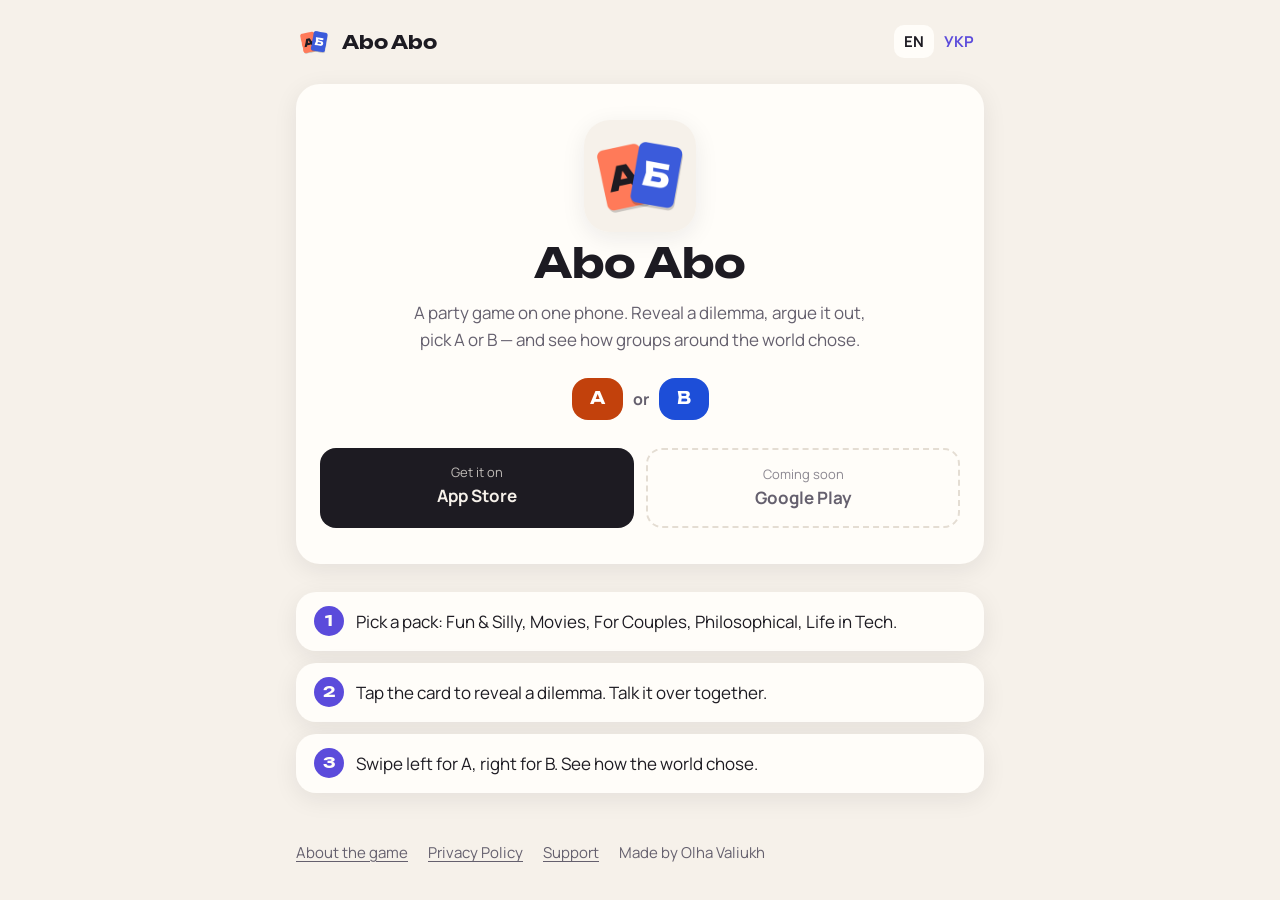
<file: index.html>
<!doctype html>
<html lang="uk"><head><meta charset="utf-8"><title>Olha Valiukh</title>
<meta http-equiv="refresh" content="0; url=/abo-abo/"><link rel="canonical" href="https://olyavaliukh.github.io/abo-abo/"></head>
<body><a href="/abo-abo/">Або-Або / Abo Abo</a></body></html>
</file>
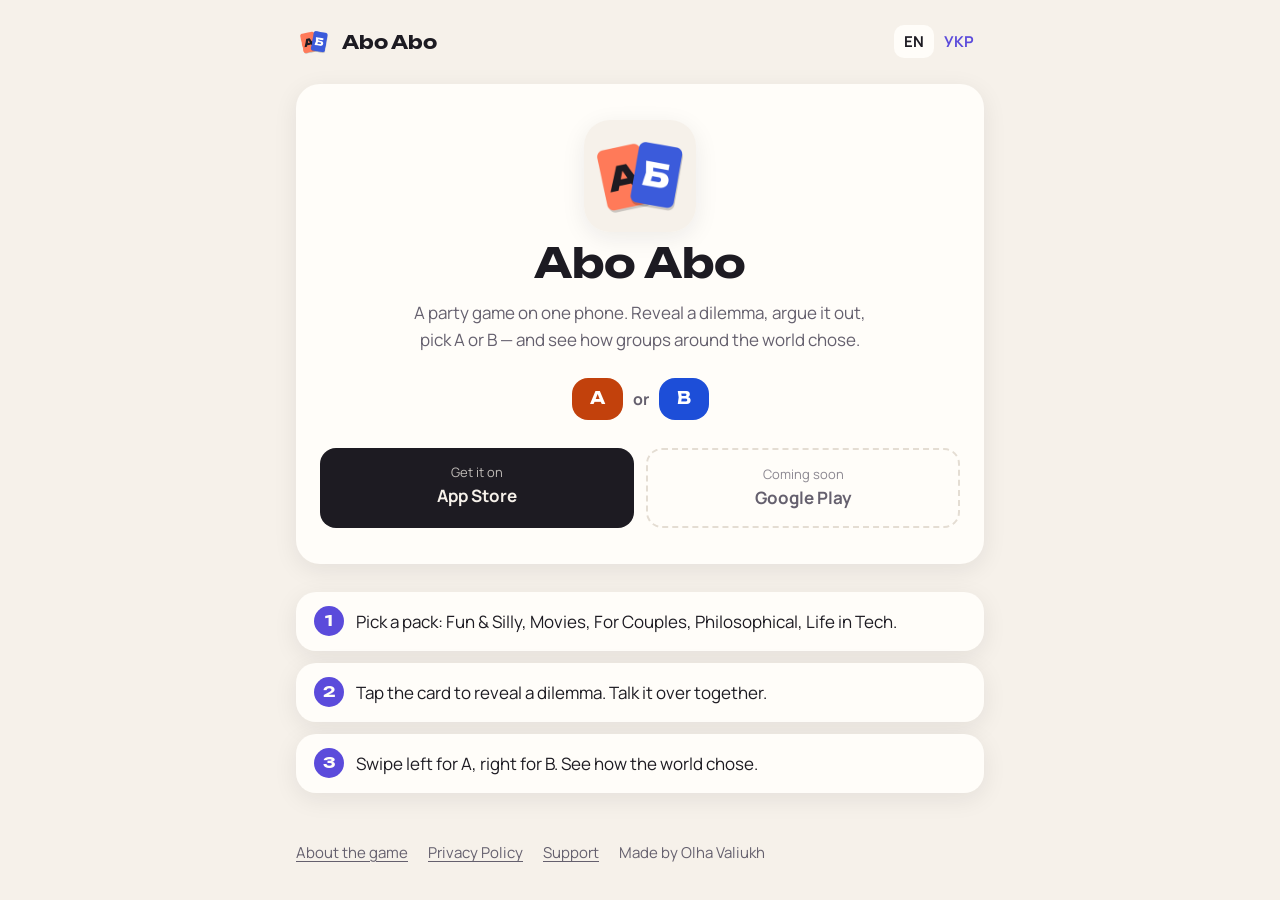
<file: abo-abo/index.html>
<!doctype html>
<html lang="uk">
<head>
<meta charset="utf-8">
<meta name="viewport" content="width=device-width, initial-scale=1">
<title>Або-Або</title>
<meta name="description" content="Гра для компанії на одному телефоні. Відкривайте дилему, сперечайтеся, обирайте А чи Б — і дивіться, як обрали інші компанії у світі.">
<link rel="canonical" href="https://olyavaliukh.github.io/abo-abo/">
<link rel="icon" href="/assets/icon.png">
<link rel="apple-touch-icon" href="/assets/apple-touch-icon.png">
<meta property="og:title" content="Або-Або">
<meta property="og:description" content="Гра для компанії на одному телефоні. Відкривайте дилему, сперечайтеся, обирайте А чи Б — і дивіться, як обрали інші компанії у світі.">
<meta property="og:image" content="https://olyavaliukh.github.io/assets/icon.png">
<link rel="stylesheet" href="/assets/style.css">
<script>
(function () {
var ua = navigator.userAgent || '';
var ios = /iPhone|iPad|iPod/.test(ua) || (/Macintosh/.test(ua) && navigator.maxTouchPoints > 1);
var android = /Android/.test(ua);
var appStore = 'https://apps.apple.com/app/id6831537155', googlePlay = '';
if (ios && appStore) { location.replace(appStore); return; }
if (android && googlePlay) { location.replace(googlePlay); return; }
var en = !(navigator.languages || [navigator.language || '']).some(function (l) { return /^(uk|ru)/i.test(l); });
if (en && !/[?&]lang=uk/.test(location.search)) { location.replace('/abo-abo/en/' + location.search); return; }
})();
</script>
</head>
<body>
<main>
<header class="top">
<a class="brand" href="/abo-abo/"><img src="/assets/icon.png" alt="">Або-Або</a>
<nav class="lang"><span>УКР</span><a href="/abo-abo/en/" hreflang="en">EN</a></nav>
</header>

<section class="card hero">
<img class="icon" src="/assets/icon.png" alt="">
<h1>Або-Або</h1>
<p>Гра для компанії на одному телефоні. Відкривайте дилему, сперечайтеся, обирайте А чи Б — і дивіться, як обрали інші компанії у світі.</p>
<div class="ab"><span class="a">А</span><span class="or">або</span><span class="b">Б</span></div>
<div class="stores"><a class="store" href="https://apps.apple.com/app/id6831537155"><small>Завантажити в</small>App Store</a><span class="store soon"><small>Скоро</small>Google Play</span></div>
</section>
<ol class="steps"><li>Оберіть пак: «Веселі та смішні», «Фільми», «Для пари», «Філософські», «Життя в айті».</li><li>Торкніться карти — зʼявиться дилема. Обговоріть її разом.</li><li>Свайп ліворуч — «А», праворуч — «Б». Побачите, як обрав світ.</li></ol>

</main>
<footer>
<a href="/abo-abo/">Про гру</a>
<a href="/abo-abo/privacy/">Політика конфіденційності</a>
<a href="/abo-abo/support/">Підтримка</a>
<span>Авторка — Ольга Валюх</span>
</footer>
</body>
</html>
</file>
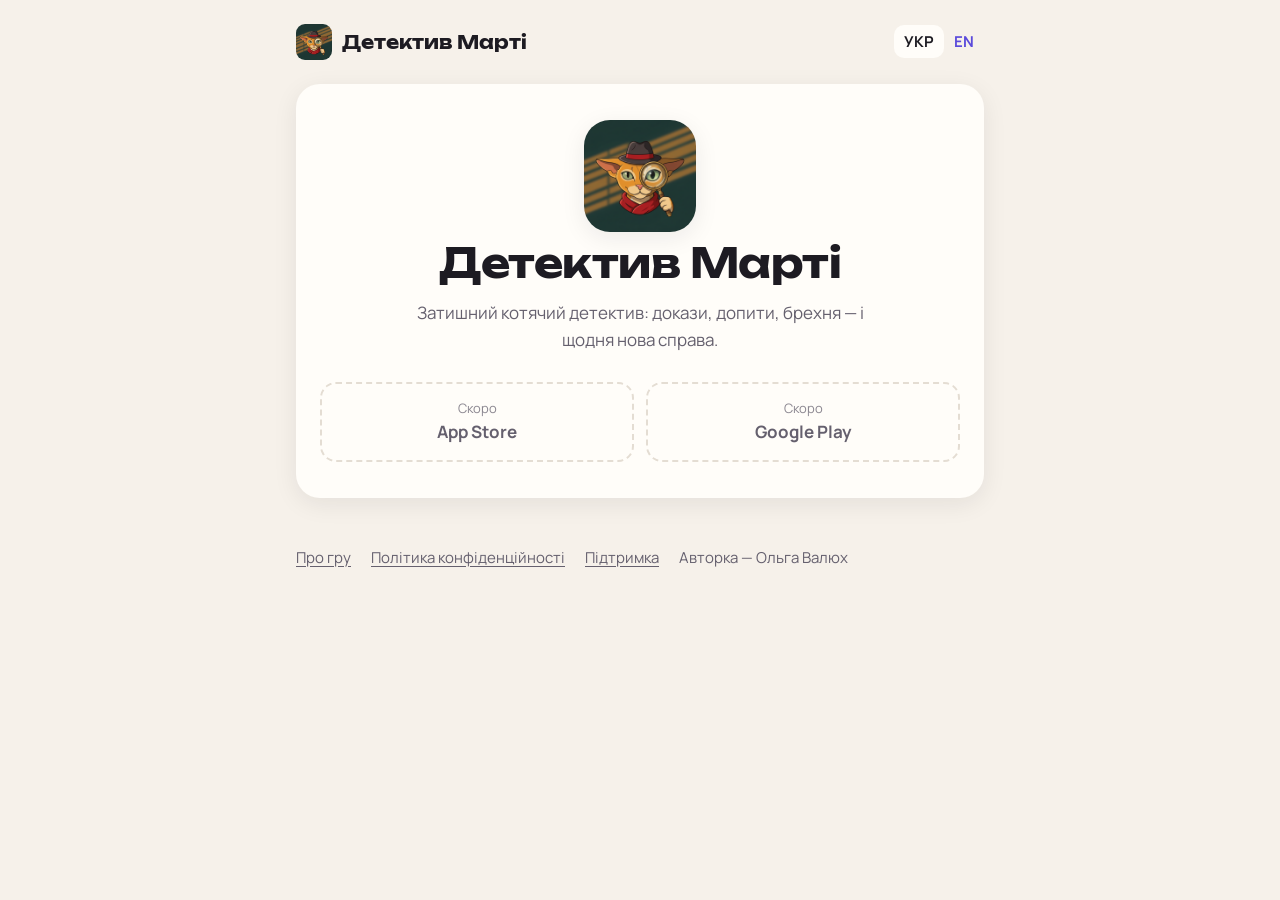
<file: detective-marty/index.html>
<!doctype html>
<html lang="uk">
<head>
<meta charset="utf-8">
<meta name="viewport" content="width=device-width, initial-scale=1">
<title>Детектив Марті</title>
<meta name="description" content="Затишний котячий детектив: докази, допити, брехня — і щодня нова справа.">
<link rel="canonical" href="https://olyavaliukh.github.io/detective-marty/">
<link rel="icon" href="/assets/detective-marty/icon.png">
<link rel="apple-touch-icon" href="/assets/detective-marty/icon.png">
<meta property="og:title" content="Детектив Марті">
<meta property="og:description" content="Затишний котячий детектив: докази, допити, брехня — і щодня нова справа.">
<meta property="og:image" content="https://olyavaliukh.github.io/assets/detective-marty/icon.png">
<link rel="stylesheet" href="/assets/style.css">
</head>
<body>
<main>
<header class="top">
<a class="brand" href="/detective-marty/"><img src="/assets/detective-marty/icon.png" alt="">Детектив Марті</a>
<nav class="lang"><span>УКР</span><a href="/detective-marty/en/" hreflang="en">EN</a></nav>
</header>

<section class="card hero">
<img class="icon" src="/assets/detective-marty/icon.png" alt="">
<h1>Детектив Марті</h1>
<p>Затишний котячий детектив: докази, допити, брехня — і щодня нова справа.</p>
<div class="stores"><span class="store soon"><small>Скоро</small>App Store</span><span class="store soon"><small>Скоро</small>Google Play</span></div>
</section>

</main>
<footer>
<a href="/detective-marty/">Про гру</a>
<a href="/detective-marty/privacy/">Політика конфіденційності</a>
<a href="/detective-marty/support/">Підтримка</a>
<span>Авторка — Ольга Валюх</span>
</footer>
</body>
</html>
</file>
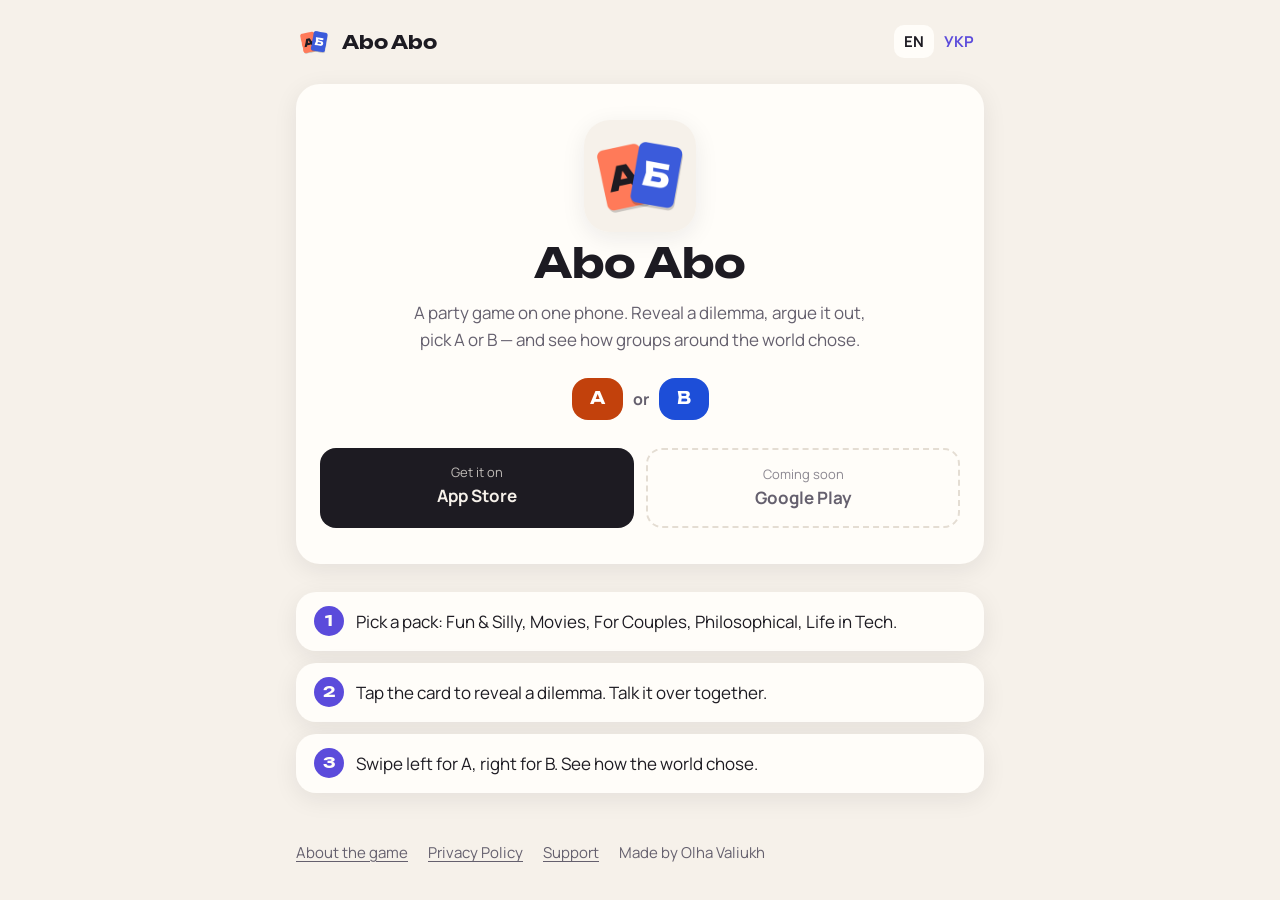
<file: abo-abo/en/index.html>
<!doctype html>
<html lang="en">
<head>
<meta charset="utf-8">
<meta name="viewport" content="width=device-width, initial-scale=1">
<title>Abo Abo</title>
<meta name="description" content="A party game on one phone. Reveal a dilemma, argue it out, pick A or B — and see how groups around the world chose.">
<link rel="canonical" href="https://olyavaliukh.github.io/abo-abo/en/">
<link rel="icon" href="/assets/icon.png">
<link rel="apple-touch-icon" href="/assets/apple-touch-icon.png">
<meta property="og:title" content="Abo Abo">
<meta property="og:description" content="A party game on one phone. Reveal a dilemma, argue it out, pick A or B — and see how groups around the world chose.">
<meta property="og:image" content="https://olyavaliukh.github.io/assets/icon.png">
<link rel="stylesheet" href="/assets/style.css">
<script>
(function () {
var ua = navigator.userAgent || '';
var ios = /iPhone|iPad|iPod/.test(ua) || (/Macintosh/.test(ua) && navigator.maxTouchPoints > 1);
var android = /Android/.test(ua);
var appStore = 'https://apps.apple.com/app/id6831537155', googlePlay = '';
if (ios && appStore) { location.replace(appStore); return; }
if (android && googlePlay) { location.replace(googlePlay); return; }
})();
</script>
</head>
<body>
<main>
<header class="top">
<a class="brand" href="/abo-abo/en/"><img src="/assets/icon.png" alt="">Abo Abo</a>
<nav class="lang"><span>EN</span><a href="/abo-abo/?lang=uk" hreflang="uk">УКР</a></nav>
</header>

<section class="card hero">
<img class="icon" src="/assets/icon.png" alt="">
<h1>Abo Abo</h1>
<p>A party game on one phone. Reveal a dilemma, argue it out, pick A or B — and see how groups around the world chose.</p>
<div class="ab"><span class="a">A</span><span class="or">or</span><span class="b">B</span></div>
<div class="stores"><a class="store" href="https://apps.apple.com/app/id6831537155"><small>Get it on</small>App Store</a><span class="store soon"><small>Coming soon</small>Google Play</span></div>
</section>
<ol class="steps"><li>Pick a pack: Fun &amp; Silly, Movies, For Couples, Philosophical, Life in Tech.</li><li>Tap the card to reveal a dilemma. Talk it over together.</li><li>Swipe left for A, right for B. See how the world chose.</li></ol>

</main>
<footer>
<a href="/abo-abo/en/">About the game</a>
<a href="/abo-abo/en/privacy/">Privacy Policy</a>
<a href="/abo-abo/en/support/">Support</a>
<span>Made by Olha Valiukh</span>
</footer>
</body>
</html>
</file>
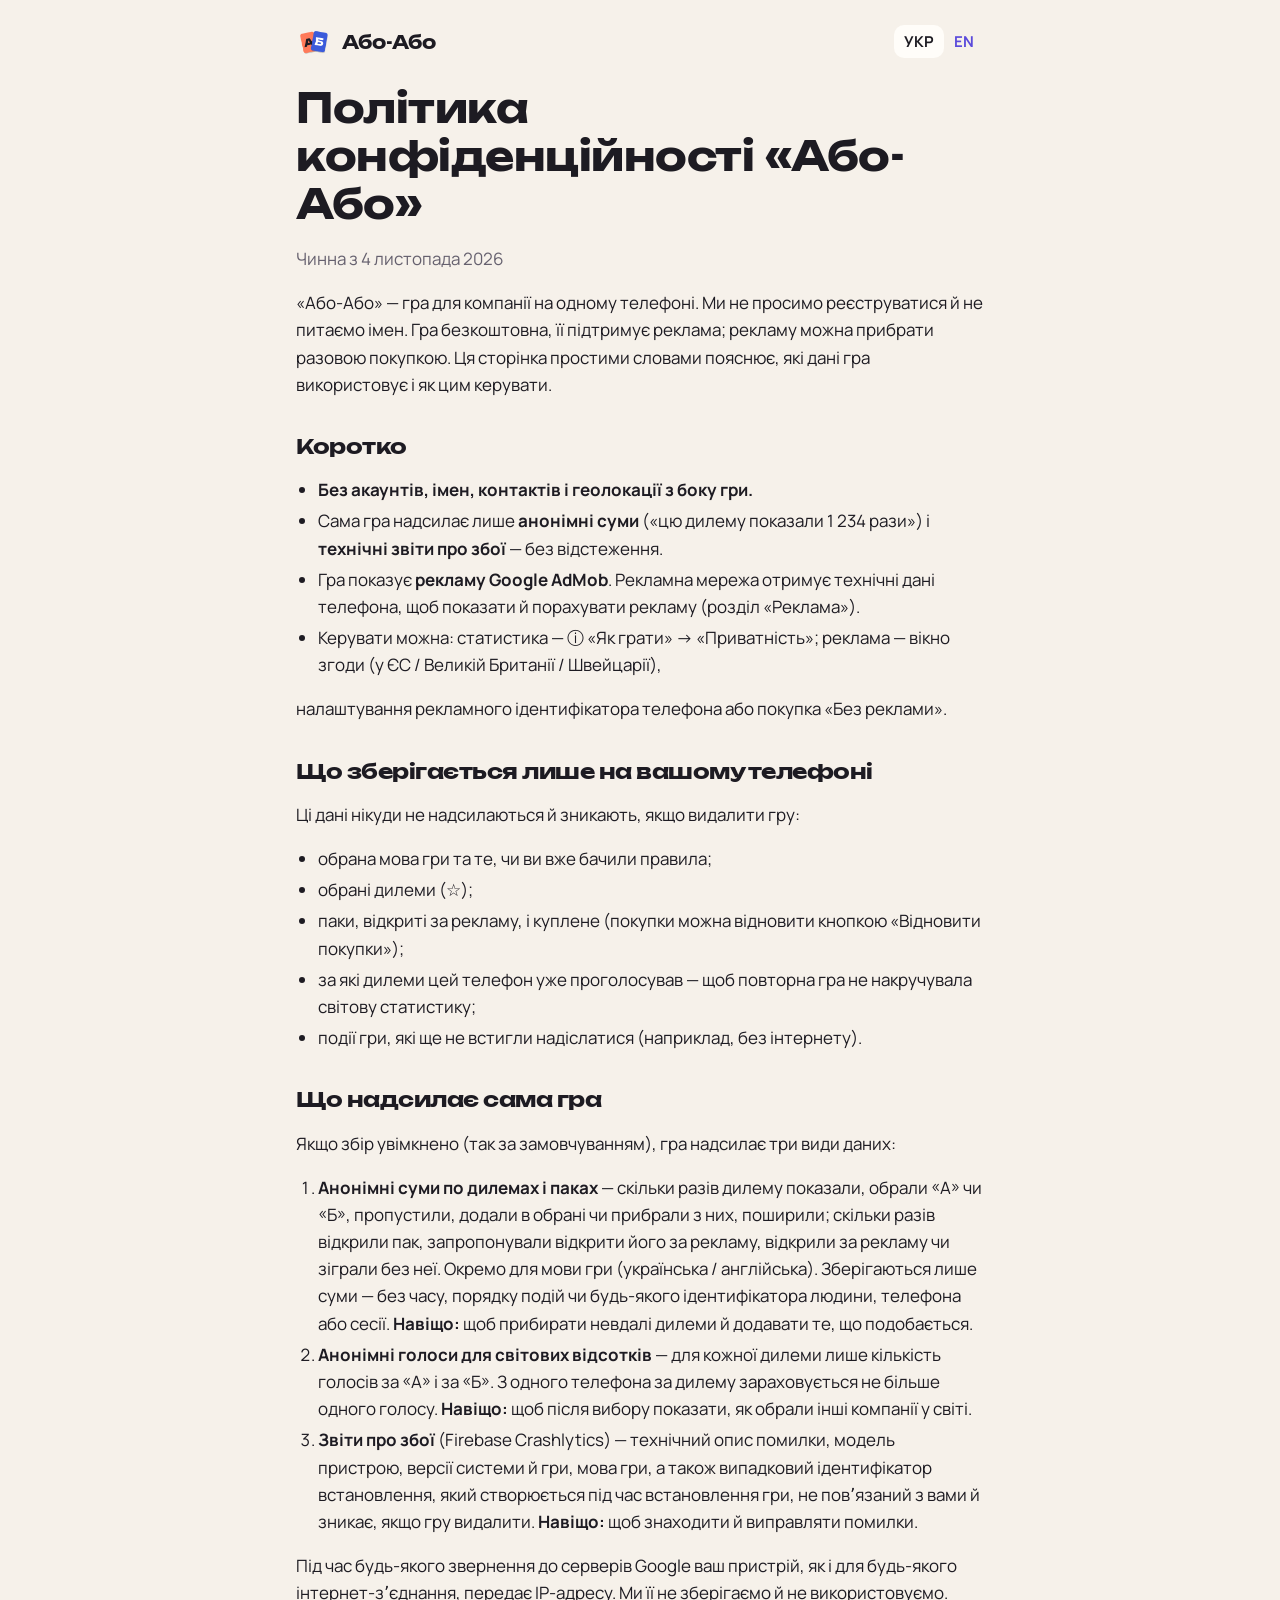
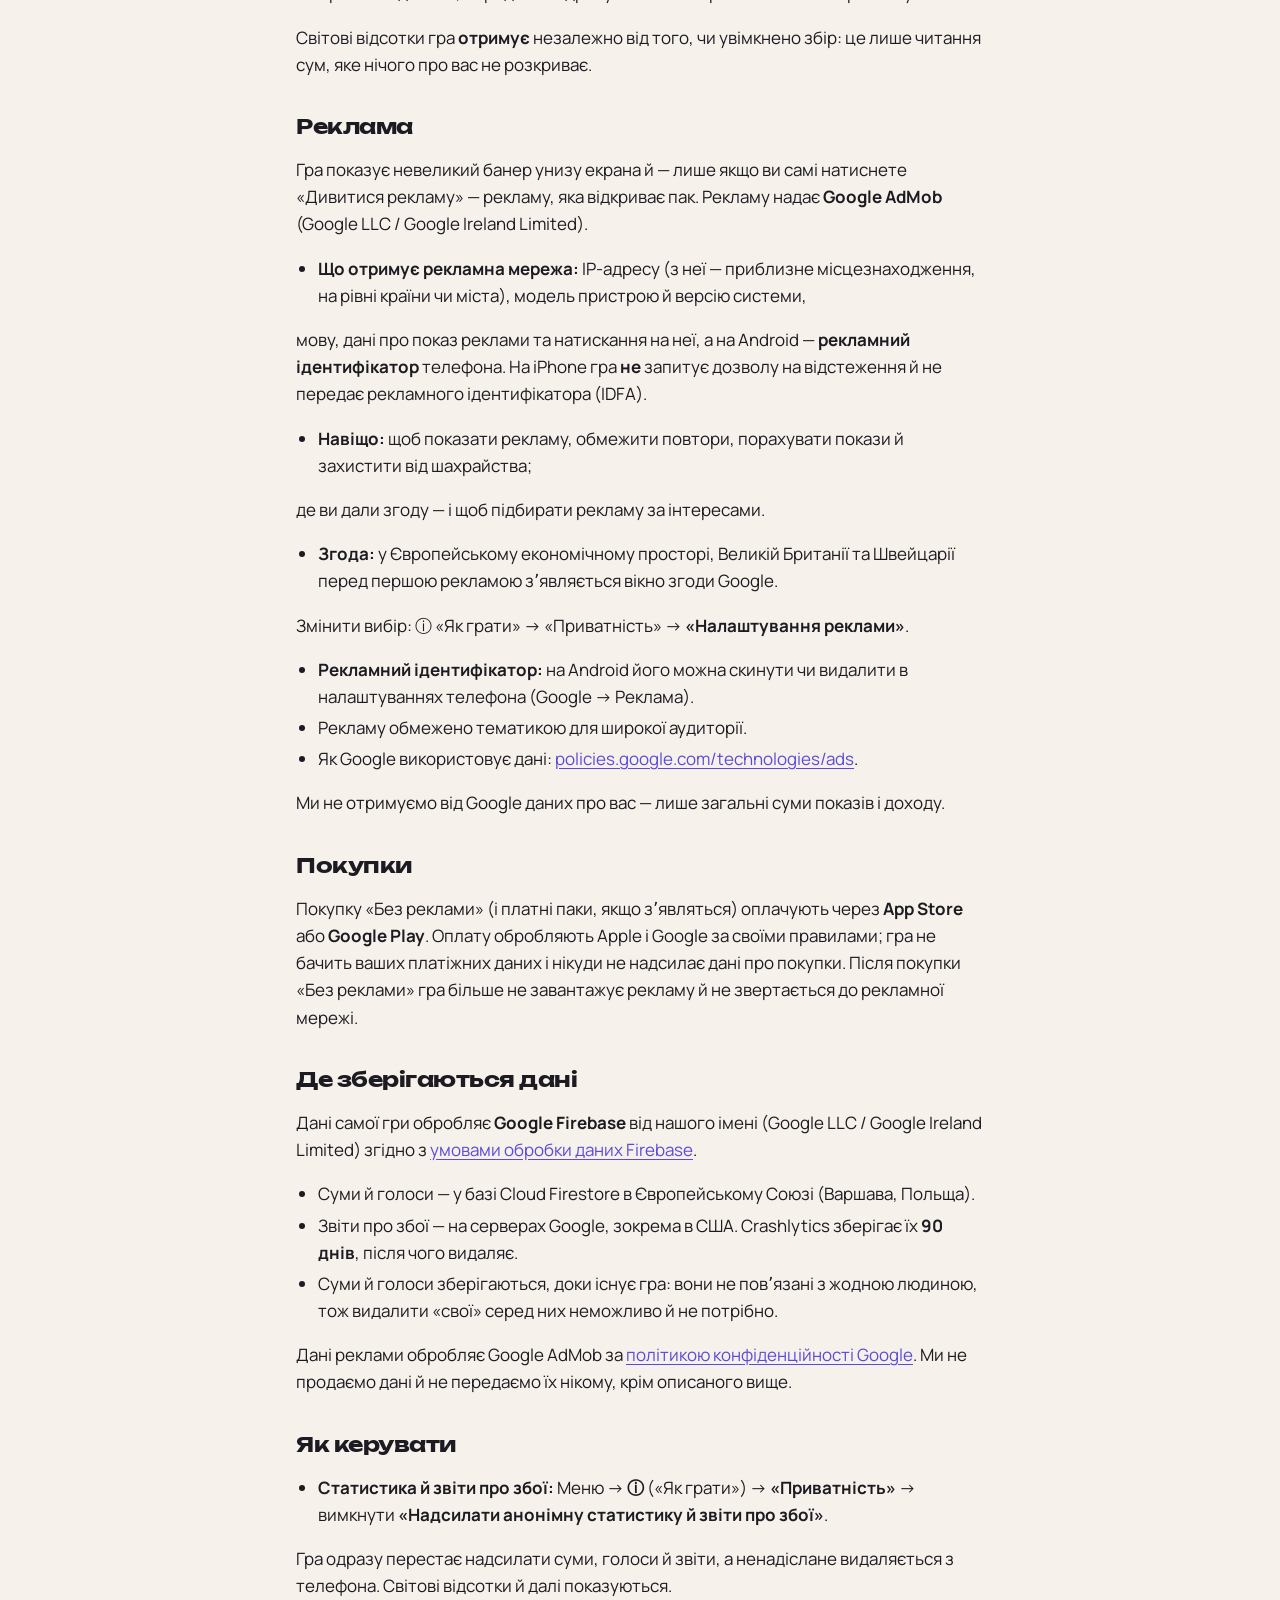
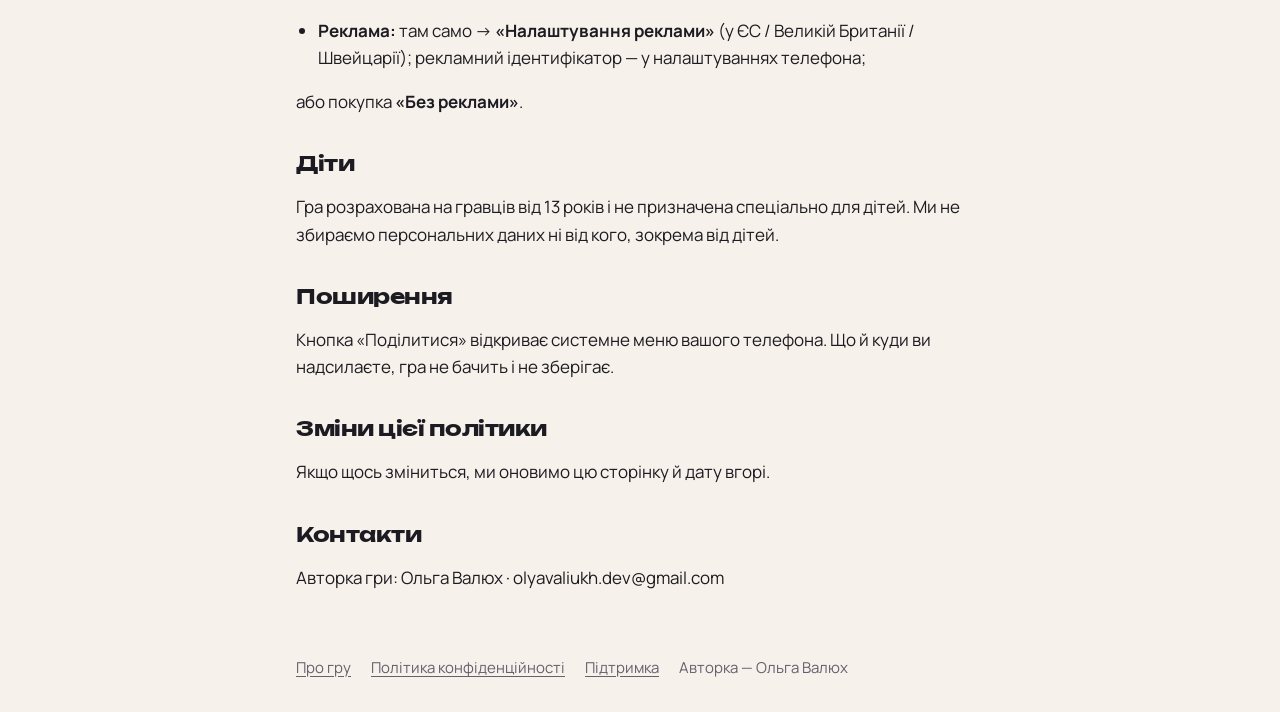
<file: abo-abo/privacy/index.html>
<!doctype html>
<html lang="uk">
<head>
<meta charset="utf-8">
<meta name="viewport" content="width=device-width, initial-scale=1">
<title>Політика конфіденційності · Або-Або</title>
<meta name="description" content="Гра для компанії на одному телефоні. Відкривайте дилему, сперечайтеся, обирайте А чи Б — і дивіться, як обрали інші компанії у світі.">
<link rel="canonical" href="https://olyavaliukh.github.io/abo-abo/privacy/">
<link rel="icon" href="/assets/icon.png">
<link rel="apple-touch-icon" href="/assets/apple-touch-icon.png">
<meta property="og:title" content="Політика конфіденційності · Або-Або">
<meta property="og:description" content="Гра для компанії на одному телефоні. Відкривайте дилему, сперечайтеся, обирайте А чи Б — і дивіться, як обрали інші компанії у світі.">
<meta property="og:image" content="https://olyavaliukh.github.io/assets/icon.png">
<link rel="stylesheet" href="/assets/style.css">
</head>
<body>
<main>
<header class="top">
<a class="brand" href="/abo-abo/"><img src="/assets/icon.png" alt="">Або-Або</a>
<nav class="lang"><span>УКР</span><a href="/abo-abo/en/privacy/" hreflang="en">EN</a></nav>
</header>
<h1>Політика конфіденційності «Або-Або»</h1>
<p class="date">Чинна з 4 листопада 2026</p>
<p>«Або-Або» — гра для компанії на одному телефоні. Ми не просимо реєструватися й не питаємо імен. Гра безкоштовна, її підтримує реклама; рекламу можна прибрати разовою покупкою. Ця сторінка простими словами пояснює, які дані гра використовує і як цим керувати.</p>
<h2>Коротко</h2>
<ul><li><strong>Без акаунтів, імен, контактів і геолокації з боку гри.</strong></li><li>Сама гра надсилає лише <strong>анонімні суми</strong> («цю дилему показали 1 234 рази») і <strong>технічні звіти про збої</strong> — без відстеження.</li><li>Гра показує <strong>рекламу Google AdMob</strong>. Рекламна мережа отримує технічні дані телефона, щоб показати й порахувати рекламу (розділ «Реклама»).</li><li>Керувати можна: статистика — ⓘ «Як грати» → «Приватність»; реклама — вікно згоди (у ЄС / Великій Британії / Швейцарії),</li></ul>
<p>налаштування рекламного ідентифікатора телефона або покупка «Без реклами».</p>
<h2>Що зберігається лише на вашому телефоні</h2>
<p>Ці дані нікуди не надсилаються й зникають, якщо видалити гру:</p>
<ul><li>обрана мова гри та те, чи ви вже бачили правила;</li><li>обрані дилеми (☆);</li><li>паки, відкриті за рекламу, і куплене (покупки можна відновити кнопкою «Відновити покупки»);</li><li>за які дилеми цей телефон уже проголосував — щоб повторна гра не накручувала світову статистику;</li><li>події гри, які ще не встигли надіслатися (наприклад, без інтернету).</li></ul>
<h2>Що надсилає сама гра</h2>
<p>Якщо збір увімкнено (так за замовчуванням), гра надсилає три види даних:</p>
<ol><li><strong>Анонімні суми по дилемах і паках</strong> — скільки разів дилему показали, обрали «А» чи «Б», пропустили, додали в обрані чи прибрали з них, поширили; скільки разів відкрили пак, запропонували відкрити його за рекламу, відкрили за рекламу чи зіграли без неї. Окремо для мови гри (українська / англійська). Зберігаються лише суми — без часу, порядку подій чи будь-якого ідентифікатора людини, телефона або сесії. <strong>Навіщо:</strong> щоб прибирати невдалі дилеми й додавати те, що подобається.</li><li><strong>Анонімні голоси для світових відсотків</strong> — для кожної дилеми лише кількість голосів за «А» і за «Б». З одного телефона за дилему зараховується не більше одного голосу. <strong>Навіщо:</strong> щоб після вибору показати, як обрали інші компанії у світі.</li><li><strong>Звіти про збої</strong> (Firebase Crashlytics) — технічний опис помилки, модель пристрою, версії системи й гри, мова гри, а також випадковий ідентифікатор встановлення, який створюється під час встановлення гри, не повʼязаний з вами й зникає, якщо гру видалити. <strong>Навіщо:</strong> щоб знаходити й виправляти помилки.</li></ol>
<p>Під час будь-якого звернення до серверів Google ваш пристрій, як і для будь-якого інтернет-зʼєднання, передає IP-адресу. Ми її не зберігаємо й не використовуємо.</p>
<p>Світові відсотки гра <strong>отримує</strong> незалежно від того, чи увімкнено збір: це лише читання сум, яке нічого про вас не розкриває.</p>
<h2>Реклама</h2>
<p>Гра показує невеликий банер унизу екрана й — лише якщо ви самі натиснете «Дивитися рекламу» — рекламу, яка відкриває пак. Рекламу надає <strong>Google AdMob</strong> (Google LLC / Google Ireland Limited).</p>
<ul><li><strong>Що отримує рекламна мережа:</strong> IP-адресу (з неї — приблизне місцезнаходження, на рівні країни чи міста), модель пристрою й версію системи,</li></ul>
<p>мову, дані про показ реклами та натискання на неї, а на Android — <strong>рекламний ідентифікатор</strong> телефона. На iPhone гра <strong>не</strong> запитує дозволу на відстеження й не передає рекламного ідентифікатора (IDFA).</p>
<ul><li><strong>Навіщо:</strong> щоб показати рекламу, обмежити повтори, порахувати покази й захистити від шахрайства;</li></ul>
<p>де ви дали згоду — і щоб підбирати рекламу за інтересами.</p>
<ul><li><strong>Згода:</strong> у Європейському економічному просторі, Великій Британії та Швейцарії перед першою рекламою зʼявляється вікно згоди Google.</li></ul>
<p>Змінити вибір: ⓘ «Як грати» → «Приватність» → <strong>«Налаштування реклами»</strong>.</p>
<ul><li><strong>Рекламний ідентифікатор:</strong> на Android його можна скинути чи видалити в налаштуваннях телефона (Google → Реклама).</li><li>Рекламу обмежено тематикою для широкої аудиторії.</li><li>Як Google використовує дані: <a href="https://policies.google.com/technologies/ads">policies.google.com/technologies/ads</a>.</li></ul>
<p>Ми не отримуємо від Google даних про вас — лише загальні суми показів і доходу.</p>
<h2>Покупки</h2>
<p>Покупку «Без реклами» (і платні паки, якщо зʼявляться) оплачують через <strong>App Store</strong> або <strong>Google Play</strong>. Оплату обробляють Apple і Google за своїми правилами; гра не бачить ваших платіжних даних і нікуди не надсилає дані про покупки. Після покупки «Без реклами» гра більше не завантажує рекламу й не звертається до рекламної мережі.</p>
<h2>Де зберігаються дані</h2>
<p>Дані самої гри обробляє <strong>Google Firebase</strong> від нашого імені (Google LLC / Google Ireland Limited) згідно з <a href="https://firebase.google.com/terms/data-processing-terms">умовами обробки даних Firebase</a>.</p>
<ul><li>Суми й голоси — у базі Cloud Firestore в Європейському Союзі (Варшава, Польща).</li><li>Звіти про збої — на серверах Google, зокрема в США. Crashlytics зберігає їх <strong>90 днів</strong>, після чого видаляє.</li><li>Суми й голоси зберігаються, доки існує гра: вони не повʼязані з жодною людиною, тож видалити «свої» серед них неможливо й не потрібно.</li></ul>
<p>Дані реклами обробляє Google AdMob за <a href="https://policies.google.com/privacy">політикою конфіденційності Google</a>. Ми не продаємо дані й не передаємо їх нікому, крім описаного вище.</p>
<h2>Як керувати</h2>
<ul><li><strong>Статистика й звіти про збої:</strong> Меню → <strong>ⓘ</strong> («Як грати») → <strong>«Приватність»</strong> → вимкнути <strong>«Надсилати анонімну статистику й звіти про збої»</strong>.</li></ul>
<p>Гра одразу перестає надсилати суми, голоси й звіти, а ненадіслане видаляється з телефона. Світові відсотки й далі показуються.</p>
<ul><li><strong>Реклама:</strong> там само → <strong>«Налаштування реклами»</strong> (у ЄС / Великій Британії / Швейцарії); рекламний ідентифікатор — у налаштуваннях телефона;</li></ul>
<p>або покупка <strong>«Без реклами»</strong>.</p>
<h2>Діти</h2>
<p>Гра розрахована на гравців від 13 років і не призначена спеціально для дітей. Ми не збираємо персональних даних ні від кого, зокрема від дітей.</p>
<h2>Поширення</h2>
<p>Кнопка «Поділитися» відкриває системне меню вашого телефона. Що й куди ви надсилаєте, гра не бачить і не зберігає.</p>
<h2>Зміни цієї політики</h2>
<p>Якщо щось зміниться, ми оновимо цю сторінку й дату вгорі.</p>
<h2>Контакти</h2>
<p>Авторка гри: Ольга Валюх · olyavaliukh.dev@gmail.com</p>
</main>
<footer>
<a href="/abo-abo/">Про гру</a>
<a href="/abo-abo/privacy/">Політика конфіденційності</a>
<a href="/abo-abo/support/">Підтримка</a>
<span>Авторка — Ольга Валюх</span>
</footer>
</body>
</html>
</file>
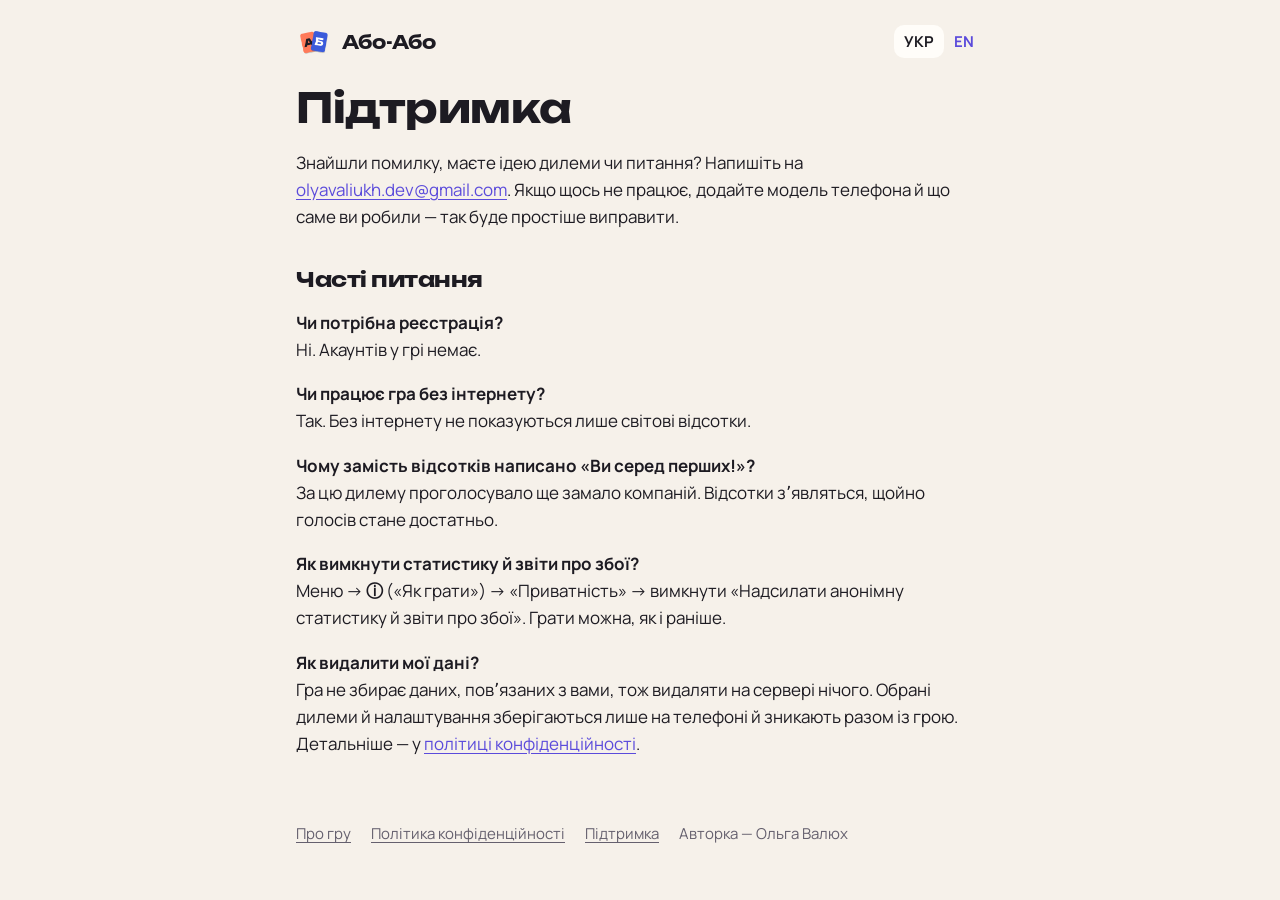
<file: abo-abo/support/index.html>
<!doctype html>
<html lang="uk">
<head>
<meta charset="utf-8">
<meta name="viewport" content="width=device-width, initial-scale=1">
<title>Підтримка · Або-Або</title>
<meta name="description" content="Гра для компанії на одному телефоні. Відкривайте дилему, сперечайтеся, обирайте А чи Б — і дивіться, як обрали інші компанії у світі.">
<link rel="canonical" href="https://olyavaliukh.github.io/abo-abo/support/">
<link rel="icon" href="/assets/icon.png">
<link rel="apple-touch-icon" href="/assets/apple-touch-icon.png">
<meta property="og:title" content="Підтримка · Або-Або">
<meta property="og:description" content="Гра для компанії на одному телефоні. Відкривайте дилему, сперечайтеся, обирайте А чи Б — і дивіться, як обрали інші компанії у світі.">
<meta property="og:image" content="https://olyavaliukh.github.io/assets/icon.png">
<link rel="stylesheet" href="/assets/style.css">
</head>
<body>
<main>
<header class="top">
<a class="brand" href="/abo-abo/"><img src="/assets/icon.png" alt="">Або-Або</a>
<nav class="lang"><span>УКР</span><a href="/abo-abo/en/support/" hreflang="en">EN</a></nav>
</header>

<h1>Підтримка</h1>
<p>Знайшли помилку, маєте ідею дилеми чи питання? Напишіть на <a href="mailto:olyavaliukh.dev@gmail.com">olyavaliukh.dev@gmail.com</a>.
Якщо щось не працює, додайте модель телефона й що саме ви робили — так буде простіше виправити.</p>

<h2>Часті питання</h2>
<p><strong>Чи потрібна реєстрація?</strong><br>Ні. Акаунтів у грі немає.</p>
<p><strong>Чи працює гра без інтернету?</strong><br>Так. Без інтернету не показуються лише світові відсотки.</p>
<p><strong>Чому замість відсотків написано «Ви серед перших!»?</strong><br>
За цю дилему проголосувало ще замало компаній. Відсотки зʼявляться, щойно голосів стане достатньо.</p>
<p><strong>Як вимкнути статистику й звіти про збої?</strong><br>
Меню → <strong>ⓘ</strong> («Як грати») → «Приватність» → вимкнути «Надсилати анонімну статистику й звіти про збої». Грати можна, як і раніше.</p>
<p><strong>Як видалити мої дані?</strong><br>
Гра не збирає даних, повʼязаних з вами, тож видаляти на сервері нічого. Обрані дилеми й налаштування зберігаються лише на телефоні
й зникають разом із грою. Детальніше — у <a href="/abo-abo/privacy/">політиці конфіденційності</a>.</p>

</main>
<footer>
<a href="/abo-abo/">Про гру</a>
<a href="/abo-abo/privacy/">Політика конфіденційності</a>
<a href="/abo-abo/support/">Підтримка</a>
<span>Авторка — Ольга Валюх</span>
</footer>
</body>
</html>
</file>
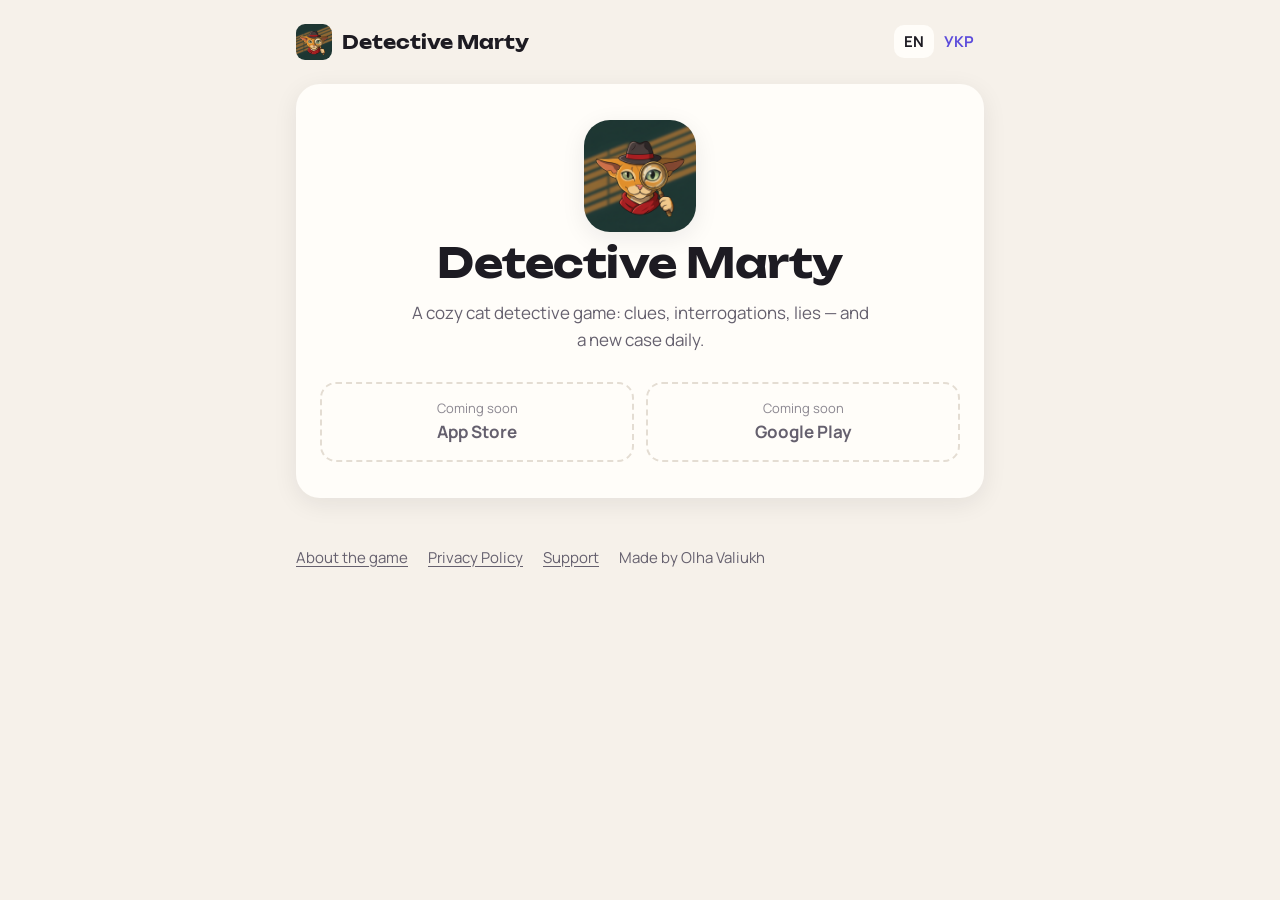
<file: detective-marty/en/index.html>
<!doctype html>
<html lang="en">
<head>
<meta charset="utf-8">
<meta name="viewport" content="width=device-width, initial-scale=1">
<title>Detective Marty</title>
<meta name="description" content="A cozy cat detective game: clues, interrogations, lies — and a new case daily.">
<link rel="canonical" href="https://olyavaliukh.github.io/detective-marty/en/">
<link rel="icon" href="/assets/detective-marty/icon.png">
<link rel="apple-touch-icon" href="/assets/detective-marty/icon.png">
<meta property="og:title" content="Detective Marty">
<meta property="og:description" content="A cozy cat detective game: clues, interrogations, lies — and a new case daily.">
<meta property="og:image" content="https://olyavaliukh.github.io/assets/detective-marty/icon.png">
<link rel="stylesheet" href="/assets/style.css">
</head>
<body>
<main>
<header class="top">
<a class="brand" href="/detective-marty/en/"><img src="/assets/detective-marty/icon.png" alt="">Detective Marty</a>
<nav class="lang"><span>EN</span><a href="/detective-marty/" hreflang="uk">УКР</a></nav>
</header>

<section class="card hero">
<img class="icon" src="/assets/detective-marty/icon.png" alt="">
<h1>Detective Marty</h1>
<p>A cozy cat detective game: clues, interrogations, lies — and a new case daily.</p>
<div class="stores"><span class="store soon"><small>Coming soon</small>App Store</span><span class="store soon"><small>Coming soon</small>Google Play</span></div>
</section>

</main>
<footer>
<a href="/detective-marty/en/">About the game</a>
<a href="/detective-marty/en/privacy/">Privacy Policy</a>
<a href="/detective-marty/en/support/">Support</a>
<span>Made by Olha Valiukh</span>
</footer>
</body>
</html>
</file>
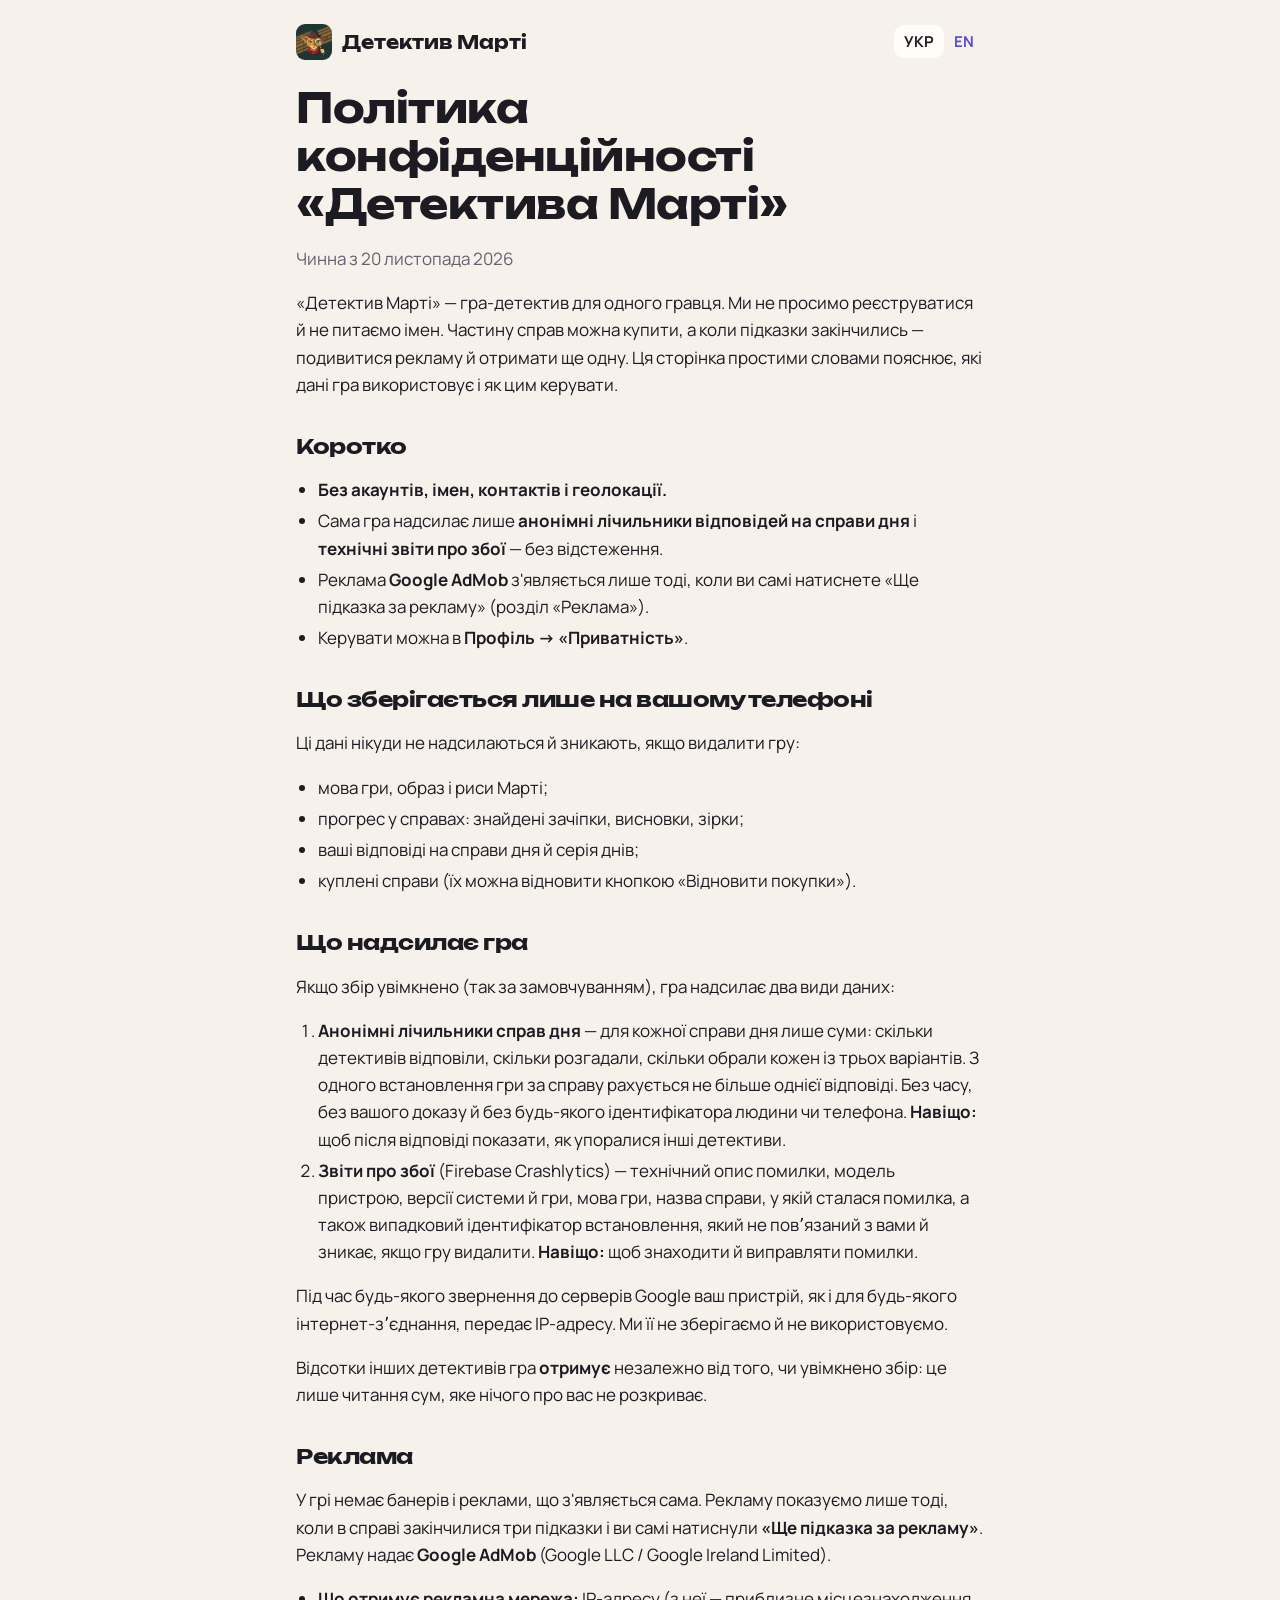
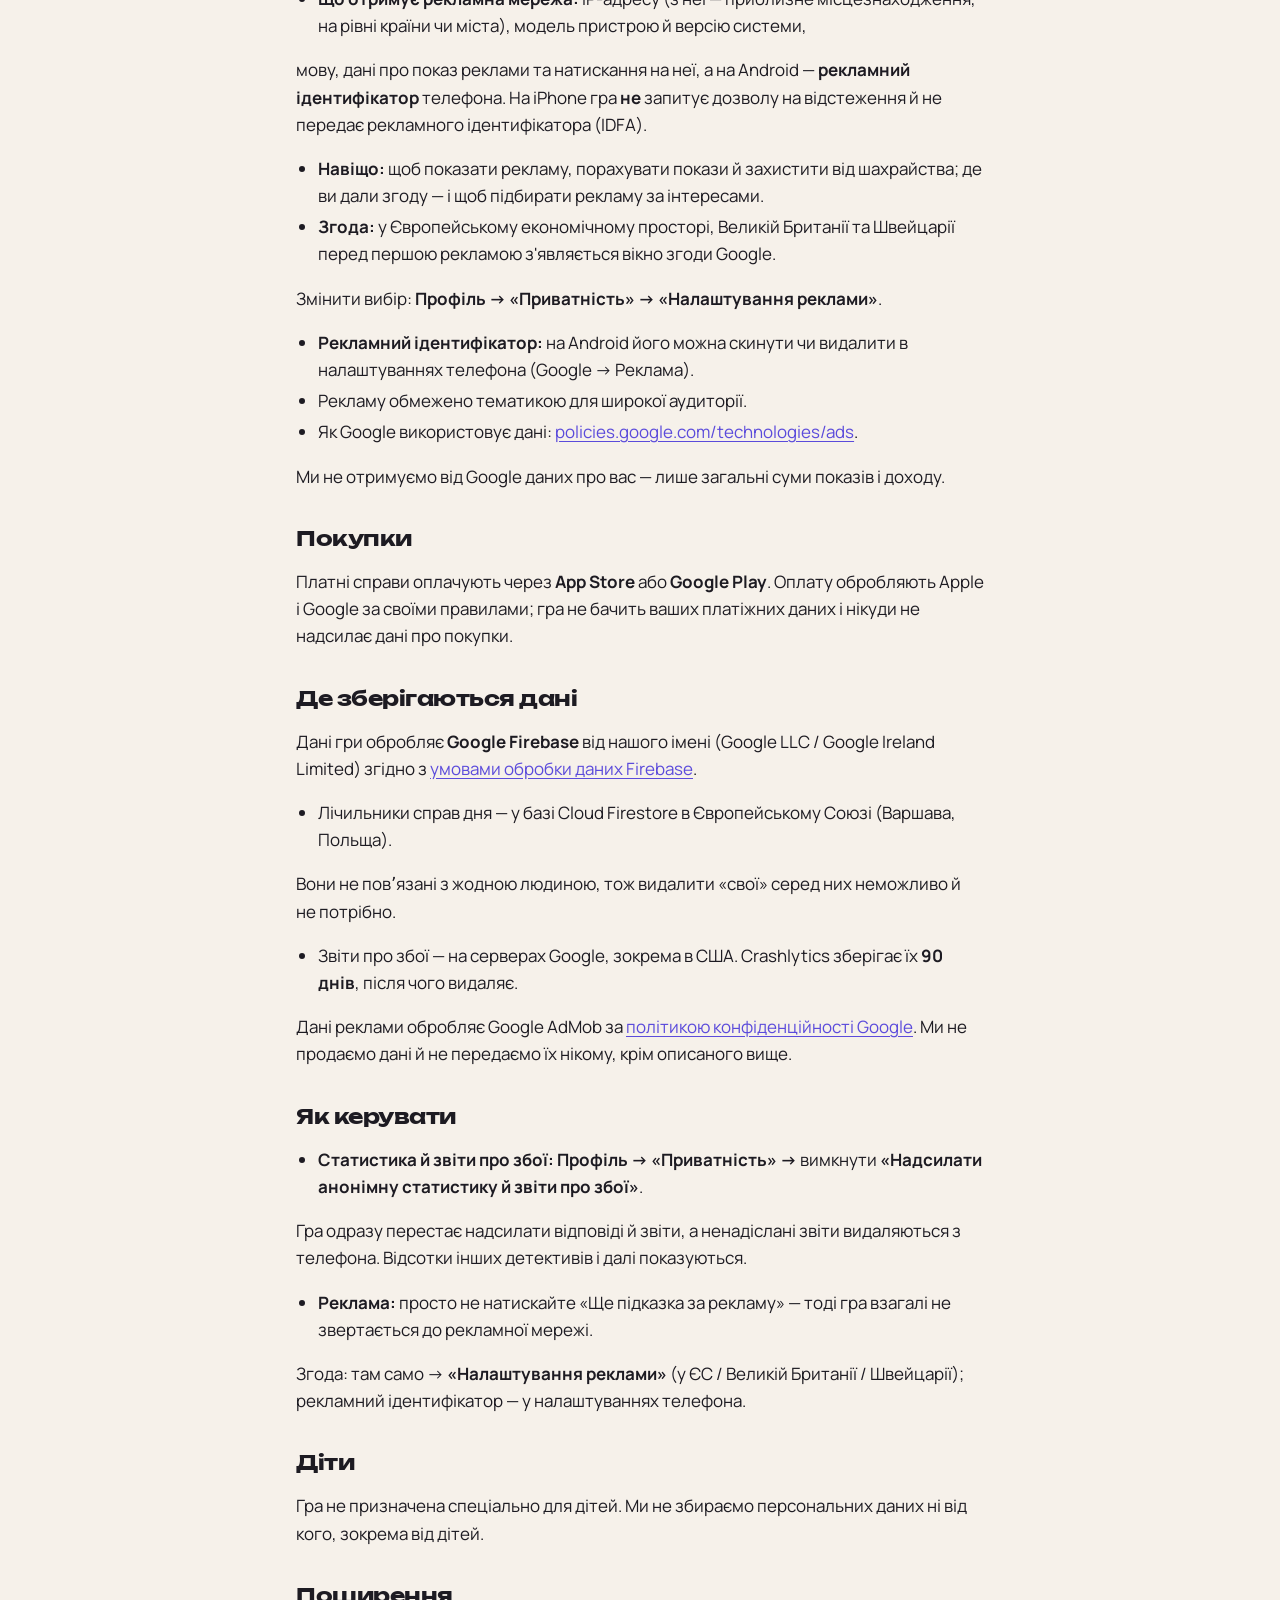
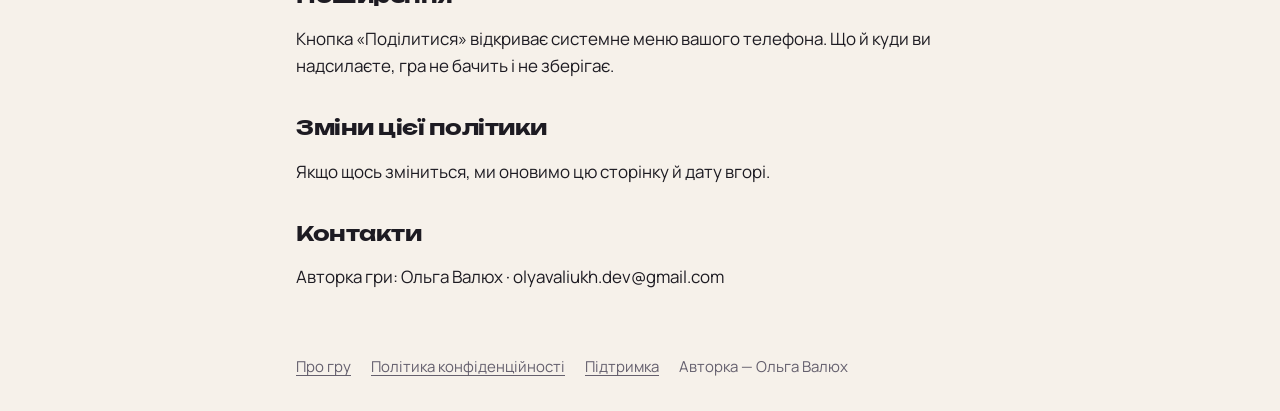
<file: detective-marty/privacy/index.html>
<!doctype html>
<html lang="uk">
<head>
<meta charset="utf-8">
<meta name="viewport" content="width=device-width, initial-scale=1">
<title>Політика конфіденційності · Детектив Марті</title>
<meta name="description" content="Затишний котячий детектив: докази, допити, брехня — і щодня нова справа.">
<link rel="canonical" href="https://olyavaliukh.github.io/detective-marty/privacy/">
<link rel="icon" href="/assets/detective-marty/icon.png">
<link rel="apple-touch-icon" href="/assets/detective-marty/icon.png">
<meta property="og:title" content="Політика конфіденційності · Детектив Марті">
<meta property="og:description" content="Затишний котячий детектив: докази, допити, брехня — і щодня нова справа.">
<meta property="og:image" content="https://olyavaliukh.github.io/assets/detective-marty/icon.png">
<link rel="stylesheet" href="/assets/style.css">
</head>
<body>
<main>
<header class="top">
<a class="brand" href="/detective-marty/"><img src="/assets/detective-marty/icon.png" alt="">Детектив Марті</a>
<nav class="lang"><span>УКР</span><a href="/detective-marty/en/privacy/" hreflang="en">EN</a></nav>
</header>
<h1>Політика конфіденційності «Детектива Марті»</h1>
<p class="date">Чинна з 20 листопада 2026</p>
<p>«Детектив Марті» — гра-детектив для одного гравця. Ми не просимо реєструватися й не питаємо імен. Частину справ можна купити, а коли підказки закінчились — подивитися рекламу й отримати ще одну. Ця сторінка простими словами пояснює, які дані гра використовує і як цим керувати.</p>
<h2>Коротко</h2>
<ul><li><strong>Без акаунтів, імен, контактів і геолокації.</strong></li><li>Сама гра надсилає лише <strong>анонімні лічильники відповідей на справи дня</strong> і <strong>технічні звіти про збої</strong> — без відстеження.</li><li>Реклама <strong>Google AdMob</strong> з'являється лише тоді, коли ви самі натиснете «Ще підказка за рекламу» (розділ «Реклама»).</li><li>Керувати можна в <strong>Профіль → «Приватність»</strong>.</li></ul>
<h2>Що зберігається лише на вашому телефоні</h2>
<p>Ці дані нікуди не надсилаються й зникають, якщо видалити гру:</p>
<ul><li>мова гри, образ і риси Марті;</li><li>прогрес у справах: знайдені зачіпки, висновки, зірки;</li><li>ваші відповіді на справи дня й серія днів;</li><li>куплені справи (їх можна відновити кнопкою «Відновити покупки»).</li></ul>
<h2>Що надсилає гра</h2>
<p>Якщо збір увімкнено (так за замовчуванням), гра надсилає два види даних:</p>
<ol><li><strong>Анонімні лічильники справ дня</strong> — для кожної справи дня лише суми: скільки детективів відповіли, скільки розгадали, скільки обрали кожен із трьох варіантів. З одного встановлення гри за справу рахується не більше однієї відповіді. Без часу, без вашого доказу й без будь-якого ідентифікатора людини чи телефона. <strong>Навіщо:</strong> щоб після відповіді показати, як упоралися інші детективи.</li><li><strong>Звіти про збої</strong> (Firebase Crashlytics) — технічний опис помилки, модель пристрою, версії системи й гри, мова гри, назва справи, у якій сталася помилка, а також випадковий ідентифікатор встановлення, який не повʼязаний з вами й зникає, якщо гру видалити. <strong>Навіщо:</strong> щоб знаходити й виправляти помилки.</li></ol>
<p>Під час будь-якого звернення до серверів Google ваш пристрій, як і для будь-якого інтернет-зʼєднання, передає IP-адресу. Ми її не зберігаємо й не використовуємо.</p>
<p>Відсотки інших детективів гра <strong>отримує</strong> незалежно від того, чи увімкнено збір: це лише читання сум, яке нічого про вас не розкриває.</p>
<h2>Реклама</h2>
<p>У грі немає банерів і реклами, що з'являється сама. Рекламу показуємо лише тоді, коли в справі закінчилися три підказки і ви самі натиснули <strong>«Ще підказка за рекламу»</strong>. Рекламу надає <strong>Google AdMob</strong> (Google LLC / Google Ireland Limited).</p>
<ul><li><strong>Що отримує рекламна мережа:</strong> IP-адресу (з неї — приблизне місцезнаходження, на рівні країни чи міста), модель пристрою й версію системи,</li></ul>
<p>мову, дані про показ реклами та натискання на неї, а на Android — <strong>рекламний ідентифікатор</strong> телефона. На iPhone гра <strong>не</strong> запитує дозволу на відстеження й не передає рекламного ідентифікатора (IDFA).</p>
<ul><li><strong>Навіщо:</strong> щоб показати рекламу, порахувати покази й захистити від шахрайства; де ви дали згоду — і щоб підбирати рекламу за інтересами.</li><li><strong>Згода:</strong> у Європейському економічному просторі, Великій Британії та Швейцарії перед першою рекламою з'являється вікно згоди Google.</li></ul>
<p>Змінити вибір: <strong>Профіль → «Приватність» → «Налаштування реклами»</strong>.</p>
<ul><li><strong>Рекламний ідентифікатор:</strong> на Android його можна скинути чи видалити в налаштуваннях телефона (Google → Реклама).</li><li>Рекламу обмежено тематикою для широкої аудиторії.</li><li>Як Google використовує дані: <a href="https://policies.google.com/technologies/ads">policies.google.com/technologies/ads</a>.</li></ul>
<p>Ми не отримуємо від Google даних про вас — лише загальні суми показів і доходу.</p>
<h2>Покупки</h2>
<p>Платні справи оплачують через <strong>App Store</strong> або <strong>Google Play</strong>. Оплату обробляють Apple і Google за своїми правилами; гра не бачить ваших платіжних даних і нікуди не надсилає дані про покупки.</p>
<h2>Де зберігаються дані</h2>
<p>Дані гри обробляє <strong>Google Firebase</strong> від нашого імені (Google LLC / Google Ireland Limited) згідно з <a href="https://firebase.google.com/terms/data-processing-terms">умовами обробки даних Firebase</a>.</p>
<ul><li>Лічильники справ дня — у базі Cloud Firestore в Європейському Союзі (Варшава, Польща).</li></ul>
<p>Вони не повʼязані з жодною людиною, тож видалити «свої» серед них неможливо й не потрібно.</p>
<ul><li>Звіти про збої — на серверах Google, зокрема в США. Crashlytics зберігає їх <strong>90 днів</strong>, після чого видаляє.</li></ul>
<p>Дані реклами обробляє Google AdMob за <a href="https://policies.google.com/privacy">політикою конфіденційності Google</a>. Ми не продаємо дані й не передаємо їх нікому, крім описаного вище.</p>
<h2>Як керувати</h2>
<ul><li><strong>Статистика й звіти про збої:</strong> <strong>Профіль → «Приватність» →</strong> вимкнути <strong>«Надсилати анонімну статистику й звіти про збої»</strong>.</li></ul>
<p>Гра одразу перестає надсилати відповіді й звіти, а ненадіслані звіти видаляються з телефона. Відсотки інших детективів і далі показуються.</p>
<ul><li><strong>Реклама:</strong> просто не натискайте «Ще підказка за рекламу» — тоді гра взагалі не звертається до рекламної мережі.</li></ul>
<p>Згода: там само → <strong>«Налаштування реклами»</strong> (у ЄС / Великій Британії / Швейцарії); рекламний ідентифікатор — у налаштуваннях телефона.</p>
<h2>Діти</h2>
<p>Гра не призначена спеціально для дітей. Ми не збираємо персональних даних ні від кого, зокрема від дітей.</p>
<h2>Поширення</h2>
<p>Кнопка «Поділитися» відкриває системне меню вашого телефона. Що й куди ви надсилаєте, гра не бачить і не зберігає.</p>
<h2>Зміни цієї політики</h2>
<p>Якщо щось зміниться, ми оновимо цю сторінку й дату вгорі.</p>
<h2>Контакти</h2>
<p>Авторка гри: Ольга Валюх · olyavaliukh.dev@gmail.com</p>
</main>
<footer>
<a href="/detective-marty/">Про гру</a>
<a href="/detective-marty/privacy/">Політика конфіденційності</a>
<a href="/detective-marty/support/">Підтримка</a>
<span>Авторка — Ольга Валюх</span>
</footer>
</body>
</html>
</file>
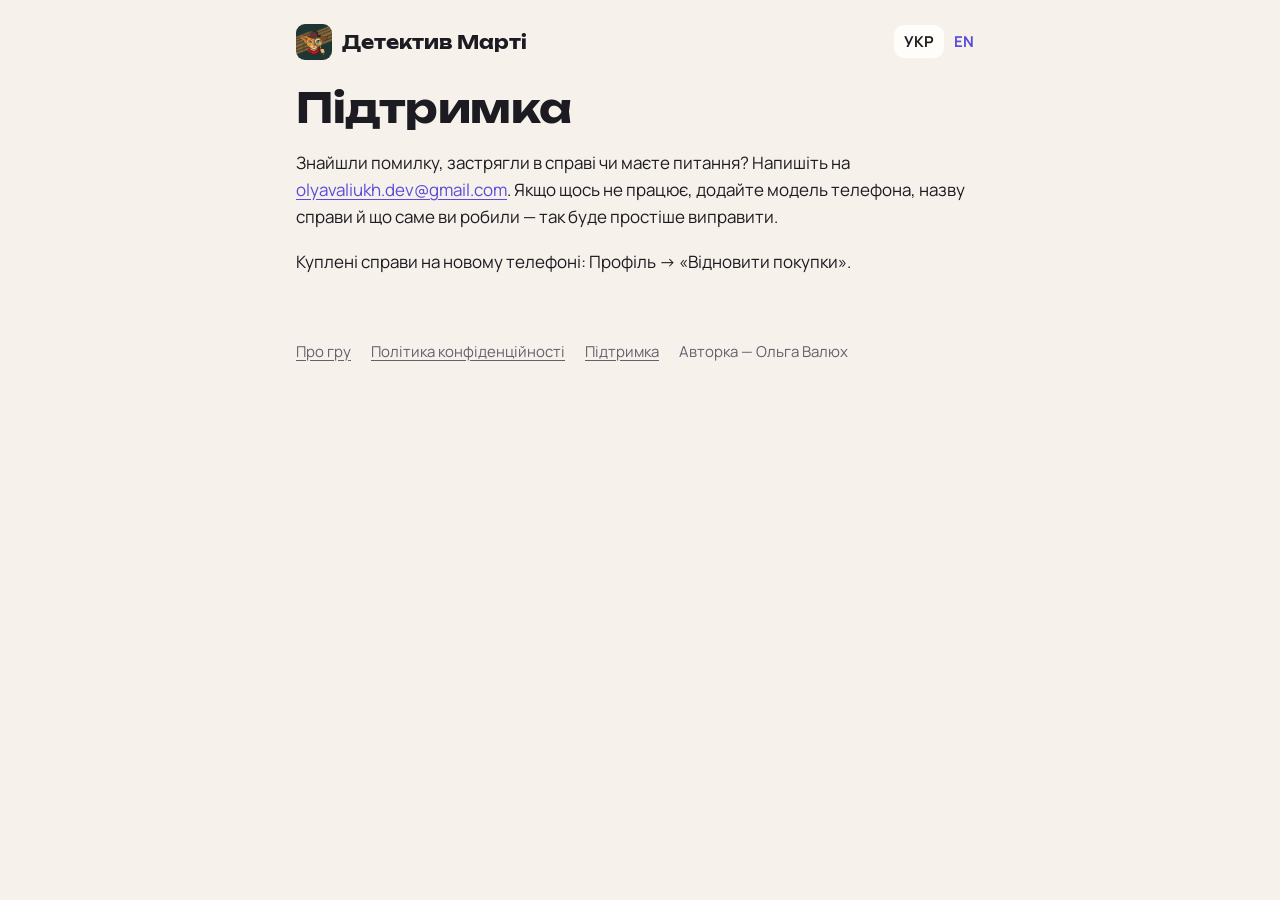
<file: detective-marty/support/index.html>
<!doctype html>
<html lang="uk">
<head>
<meta charset="utf-8">
<meta name="viewport" content="width=device-width, initial-scale=1">
<title>Підтримка · Детектив Марті</title>
<meta name="description" content="Затишний котячий детектив: докази, допити, брехня — і щодня нова справа.">
<link rel="canonical" href="https://olyavaliukh.github.io/detective-marty/support/">
<link rel="icon" href="/assets/detective-marty/icon.png">
<link rel="apple-touch-icon" href="/assets/detective-marty/icon.png">
<meta property="og:title" content="Підтримка · Детектив Марті">
<meta property="og:description" content="Затишний котячий детектив: докази, допити, брехня — і щодня нова справа.">
<meta property="og:image" content="https://olyavaliukh.github.io/assets/detective-marty/icon.png">
<link rel="stylesheet" href="/assets/style.css">
</head>
<body>
<main>
<header class="top">
<a class="brand" href="/detective-marty/"><img src="/assets/detective-marty/icon.png" alt="">Детектив Марті</a>
<nav class="lang"><span>УКР</span><a href="/detective-marty/en/support/" hreflang="en">EN</a></nav>
</header>

<h1>Підтримка</h1>
<p>Знайшли помилку, застрягли в справі чи маєте питання? Напишіть на <a href="mailto:olyavaliukh.dev@gmail.com">olyavaliukh.dev@gmail.com</a>.
Якщо щось не працює, додайте модель телефона, назву справи й що саме ви робили — так буде простіше виправити.</p>
<p>Куплені справи на новому телефоні: Профіль → «Відновити покупки».</p>

</main>
<footer>
<a href="/detective-marty/">Про гру</a>
<a href="/detective-marty/privacy/">Політика конфіденційності</a>
<a href="/detective-marty/support/">Підтримка</a>
<span>Авторка — Ольга Валюх</span>
</footer>
</body>
</html>
</file>
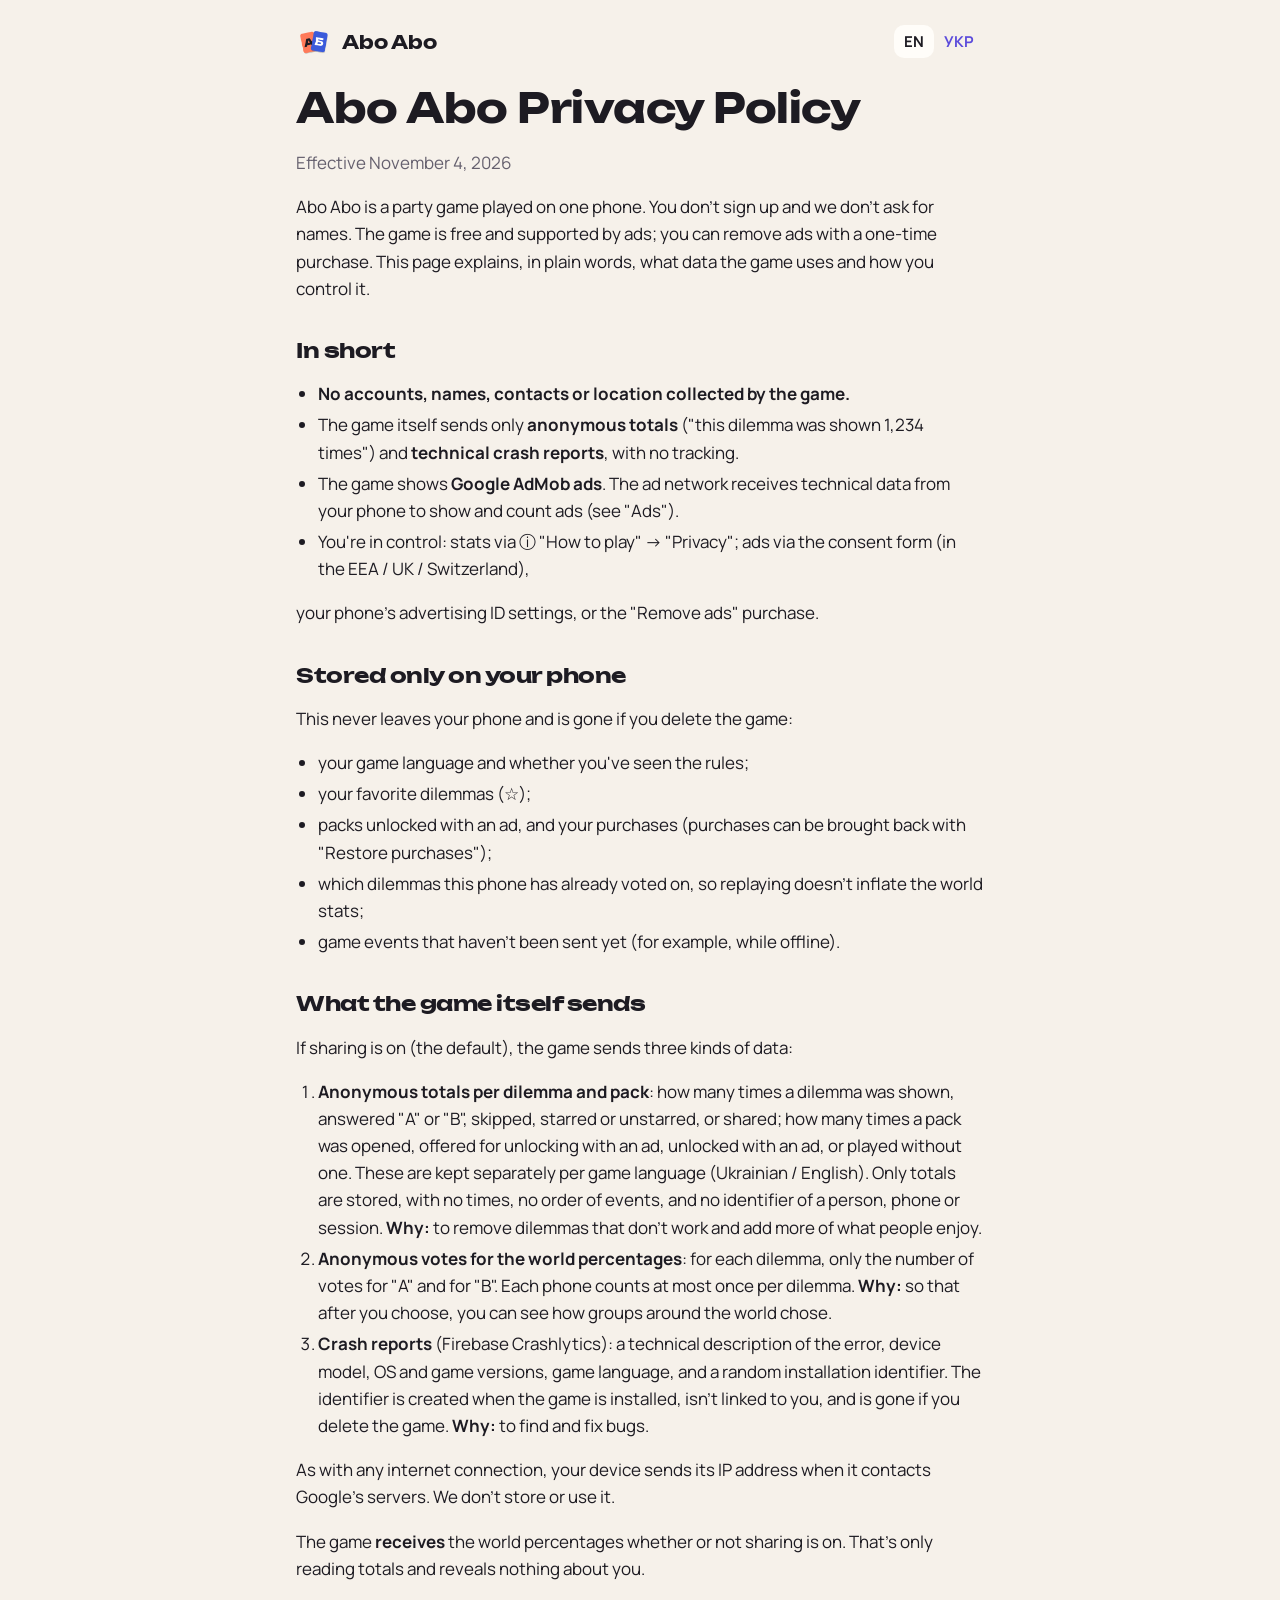
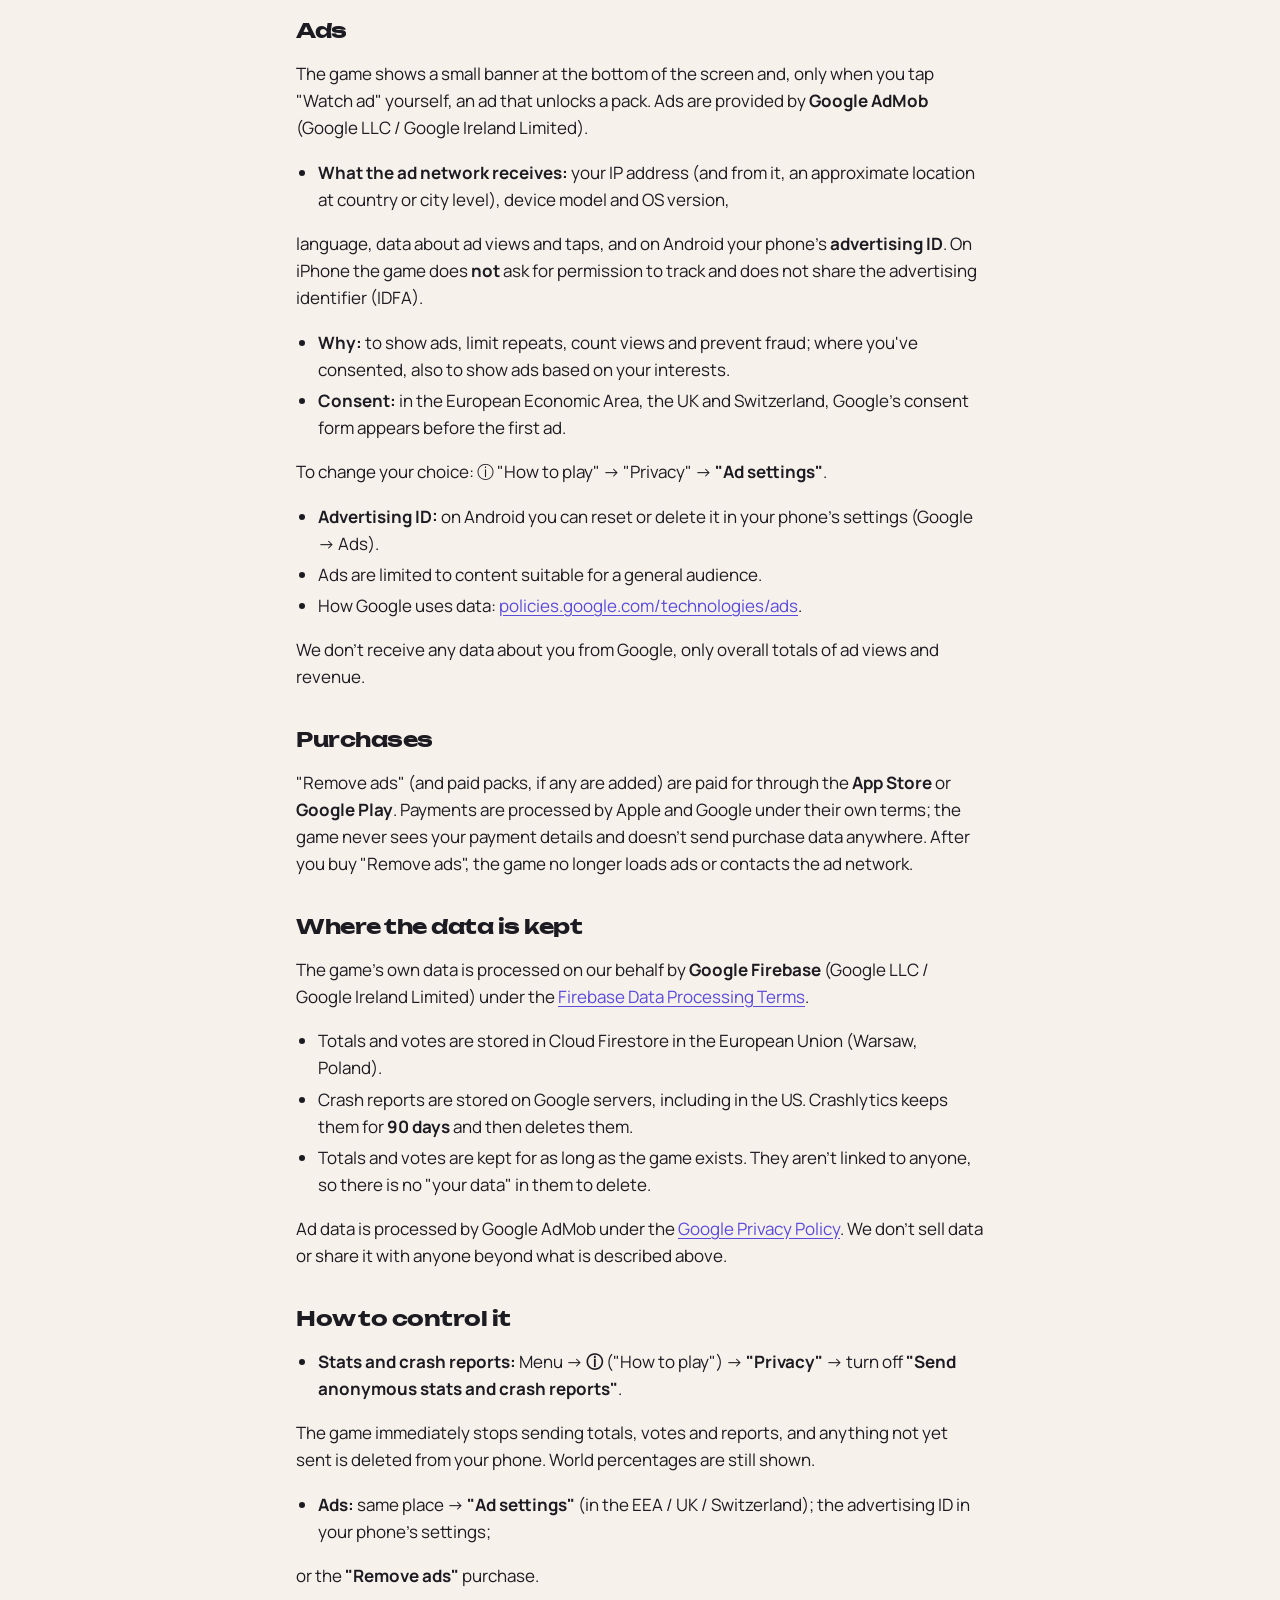
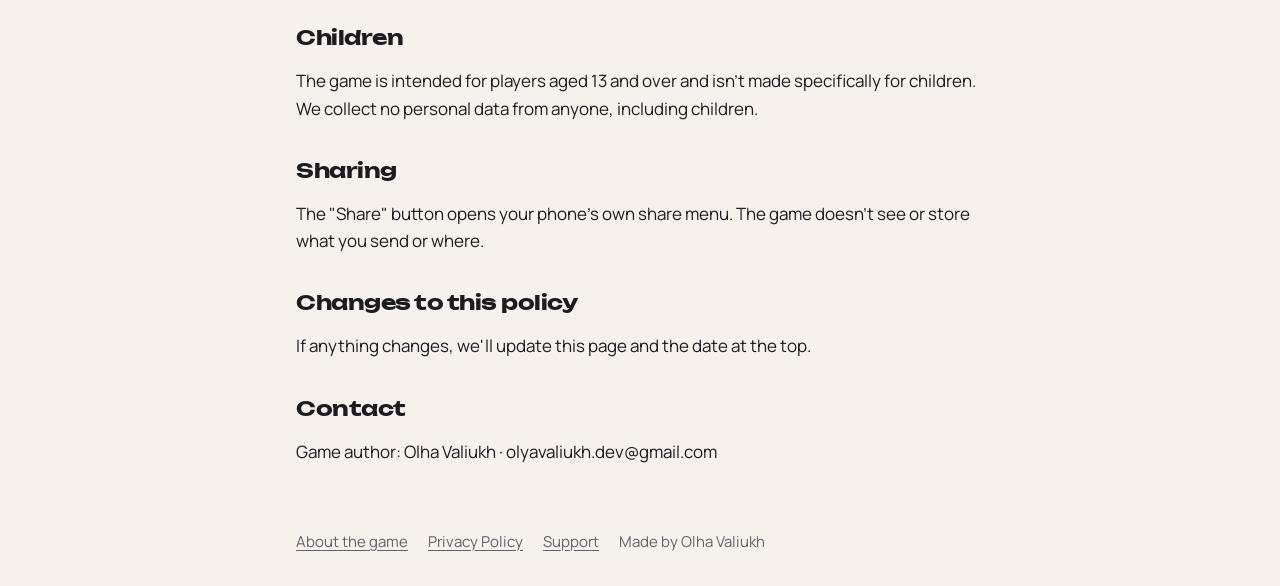
<file: abo-abo/en/privacy/index.html>
<!doctype html>
<html lang="en">
<head>
<meta charset="utf-8">
<meta name="viewport" content="width=device-width, initial-scale=1">
<title>Privacy Policy · Abo Abo</title>
<meta name="description" content="A party game on one phone. Reveal a dilemma, argue it out, pick A or B — and see how groups around the world chose.">
<link rel="canonical" href="https://olyavaliukh.github.io/abo-abo/en/privacy/">
<link rel="icon" href="/assets/icon.png">
<link rel="apple-touch-icon" href="/assets/apple-touch-icon.png">
<meta property="og:title" content="Privacy Policy · Abo Abo">
<meta property="og:description" content="A party game on one phone. Reveal a dilemma, argue it out, pick A or B — and see how groups around the world chose.">
<meta property="og:image" content="https://olyavaliukh.github.io/assets/icon.png">
<link rel="stylesheet" href="/assets/style.css">
</head>
<body>
<main>
<header class="top">
<a class="brand" href="/abo-abo/en/"><img src="/assets/icon.png" alt="">Abo Abo</a>
<nav class="lang"><span>EN</span><a href="/abo-abo/privacy/" hreflang="uk">УКР</a></nav>
</header>
<h1>Abo Abo Privacy Policy</h1>
<p class="date">Effective November 4, 2026</p>
<p>Abo Abo is a party game played on one phone. You don't sign up and we don't ask for names. The game is free and supported by ads; you can remove ads with a one-time purchase. This page explains, in plain words, what data the game uses and how you control it.</p>
<h2>In short</h2>
<ul><li><strong>No accounts, names, contacts or location collected by the game.</strong></li><li>The game itself sends only <strong>anonymous totals</strong> ("this dilemma was shown 1,234 times") and <strong>technical crash reports</strong>, with no tracking.</li><li>The game shows <strong>Google AdMob ads</strong>. The ad network receives technical data from your phone to show and count ads (see "Ads").</li><li>You're in control: stats via ⓘ "How to play" → "Privacy"; ads via the consent form (in the EEA / UK / Switzerland),</li></ul>
<p>your phone's advertising ID settings, or the "Remove ads" purchase.</p>
<h2>Stored only on your phone</h2>
<p>This never leaves your phone and is gone if you delete the game:</p>
<ul><li>your game language and whether you've seen the rules;</li><li>your favorite dilemmas (☆);</li><li>packs unlocked with an ad, and your purchases (purchases can be brought back with "Restore purchases");</li><li>which dilemmas this phone has already voted on, so replaying doesn't inflate the world stats;</li><li>game events that haven't been sent yet (for example, while offline).</li></ul>
<h2>What the game itself sends</h2>
<p>If sharing is on (the default), the game sends three kinds of data:</p>
<ol><li><strong>Anonymous totals per dilemma and pack</strong>: how many times a dilemma was shown, answered "A" or "B", skipped, starred or unstarred, or shared; how many times a pack was opened, offered for unlocking with an ad, unlocked with an ad, or played without one. These are kept separately per game language (Ukrainian / English). Only totals are stored, with no times, no order of events, and no identifier of a person, phone or session. <strong>Why:</strong> to remove dilemmas that don't work and add more of what people enjoy.</li><li><strong>Anonymous votes for the world percentages</strong>: for each dilemma, only the number of votes for "A" and for "B". Each phone counts at most once per dilemma. <strong>Why:</strong> so that after you choose, you can see how groups around the world chose.</li><li><strong>Crash reports</strong> (Firebase Crashlytics): a technical description of the error, device model, OS and game versions, game language, and a random installation identifier. The identifier is created when the game is installed, isn't linked to you, and is gone if you delete the game. <strong>Why:</strong> to find and fix bugs.</li></ol>
<p>As with any internet connection, your device sends its IP address when it contacts Google's servers. We don't store or use it.</p>
<p>The game <strong>receives</strong> the world percentages whether or not sharing is on. That's only reading totals and reveals nothing about you.</p>
<h2>Ads</h2>
<p>The game shows a small banner at the bottom of the screen and, only when you tap "Watch ad" yourself, an ad that unlocks a pack. Ads are provided by <strong>Google AdMob</strong> (Google LLC / Google Ireland Limited).</p>
<ul><li><strong>What the ad network receives:</strong> your IP address (and from it, an approximate location at country or city level), device model and OS version,</li></ul>
<p>language, data about ad views and taps, and on Android your phone's <strong>advertising ID</strong>. On iPhone the game does <strong>not</strong> ask for permission to track and does not share the advertising identifier (IDFA).</p>
<ul><li><strong>Why:</strong> to show ads, limit repeats, count views and prevent fraud; where you've consented, also to show ads based on your interests.</li><li><strong>Consent:</strong> in the European Economic Area, the UK and Switzerland, Google's consent form appears before the first ad.</li></ul>
<p>To change your choice: ⓘ "How to play" → "Privacy" → <strong>"Ad settings"</strong>.</p>
<ul><li><strong>Advertising ID:</strong> on Android you can reset or delete it in your phone's settings (Google → Ads).</li><li>Ads are limited to content suitable for a general audience.</li><li>How Google uses data: <a href="https://policies.google.com/technologies/ads">policies.google.com/technologies/ads</a>.</li></ul>
<p>We don't receive any data about you from Google, only overall totals of ad views and revenue.</p>
<h2>Purchases</h2>
<p>"Remove ads" (and paid packs, if any are added) are paid for through the <strong>App Store</strong> or <strong>Google Play</strong>. Payments are processed by Apple and Google under their own terms; the game never sees your payment details and doesn't send purchase data anywhere. After you buy "Remove ads", the game no longer loads ads or contacts the ad network.</p>
<h2>Where the data is kept</h2>
<p>The game's own data is processed on our behalf by <strong>Google Firebase</strong> (Google LLC / Google Ireland Limited) under the <a href="https://firebase.google.com/terms/data-processing-terms">Firebase Data Processing Terms</a>.</p>
<ul><li>Totals and votes are stored in Cloud Firestore in the European Union (Warsaw, Poland).</li><li>Crash reports are stored on Google servers, including in the US. Crashlytics keeps them for <strong>90 days</strong> and then deletes them.</li><li>Totals and votes are kept for as long as the game exists. They aren't linked to anyone, so there is no "your data" in them to delete.</li></ul>
<p>Ad data is processed by Google AdMob under the <a href="https://policies.google.com/privacy">Google Privacy Policy</a>. We don't sell data or share it with anyone beyond what is described above.</p>
<h2>How to control it</h2>
<ul><li><strong>Stats and crash reports:</strong> Menu → <strong>ⓘ</strong> ("How to play") → <strong>"Privacy"</strong> → turn off <strong>"Send anonymous stats and crash reports"</strong>.</li></ul>
<p>The game immediately stops sending totals, votes and reports, and anything not yet sent is deleted from your phone. World percentages are still shown.</p>
<ul><li><strong>Ads:</strong> same place → <strong>"Ad settings"</strong> (in the EEA / UK / Switzerland); the advertising ID in your phone's settings;</li></ul>
<p>or the <strong>"Remove ads"</strong> purchase.</p>
<h2>Children</h2>
<p>The game is intended for players aged 13 and over and isn't made specifically for children. We collect no personal data from anyone, including children.</p>
<h2>Sharing</h2>
<p>The "Share" button opens your phone's own share menu. The game doesn't see or store what you send or where.</p>
<h2>Changes to this policy</h2>
<p>If anything changes, we'll update this page and the date at the top.</p>
<h2>Contact</h2>
<p>Game author: Olha Valiukh · olyavaliukh.dev@gmail.com</p>
</main>
<footer>
<a href="/abo-abo/en/">About the game</a>
<a href="/abo-abo/en/privacy/">Privacy Policy</a>
<a href="/abo-abo/en/support/">Support</a>
<span>Made by Olha Valiukh</span>
</footer>
</body>
</html>
</file>
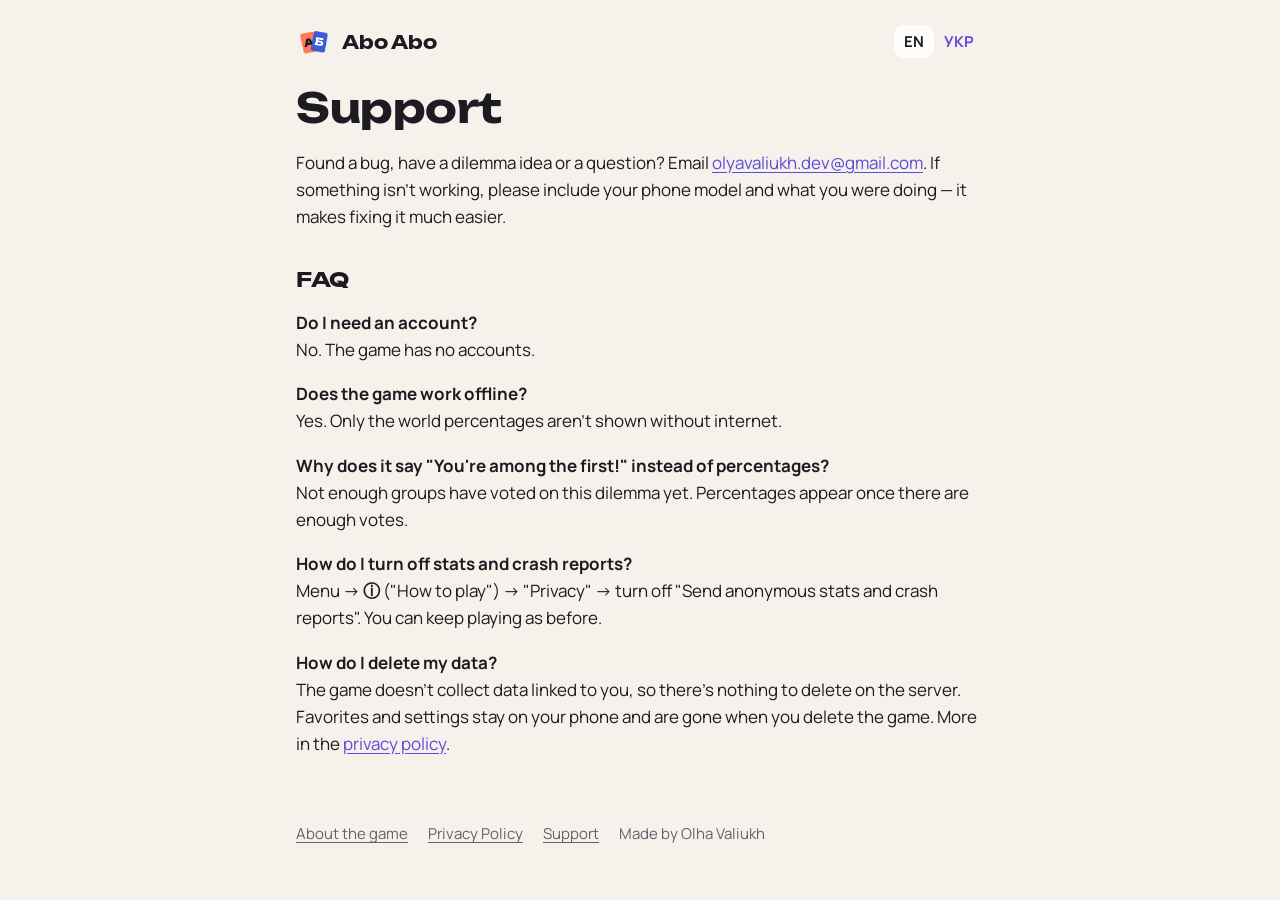
<file: abo-abo/en/support/index.html>
<!doctype html>
<html lang="en">
<head>
<meta charset="utf-8">
<meta name="viewport" content="width=device-width, initial-scale=1">
<title>Support · Abo Abo</title>
<meta name="description" content="A party game on one phone. Reveal a dilemma, argue it out, pick A or B — and see how groups around the world chose.">
<link rel="canonical" href="https://olyavaliukh.github.io/abo-abo/en/support/">
<link rel="icon" href="/assets/icon.png">
<link rel="apple-touch-icon" href="/assets/apple-touch-icon.png">
<meta property="og:title" content="Support · Abo Abo">
<meta property="og:description" content="A party game on one phone. Reveal a dilemma, argue it out, pick A or B — and see how groups around the world chose.">
<meta property="og:image" content="https://olyavaliukh.github.io/assets/icon.png">
<link rel="stylesheet" href="/assets/style.css">
</head>
<body>
<main>
<header class="top">
<a class="brand" href="/abo-abo/en/"><img src="/assets/icon.png" alt="">Abo Abo</a>
<nav class="lang"><span>EN</span><a href="/abo-abo/support/" hreflang="uk">УКР</a></nav>
</header>

<h1>Support</h1>
<p>Found a bug, have a dilemma idea or a question? Email <a href="mailto:olyavaliukh.dev@gmail.com">olyavaliukh.dev@gmail.com</a>.
If something isn't working, please include your phone model and what you were doing — it makes fixing it much easier.</p>

<h2>FAQ</h2>
<p><strong>Do I need an account?</strong><br>No. The game has no accounts.</p>
<p><strong>Does the game work offline?</strong><br>Yes. Only the world percentages aren't shown without internet.</p>
<p><strong>Why does it say "You're among the first!" instead of percentages?</strong><br>
Not enough groups have voted on this dilemma yet. Percentages appear once there are enough votes.</p>
<p><strong>How do I turn off stats and crash reports?</strong><br>
Menu → <strong>ⓘ</strong> ("How to play") → "Privacy" → turn off "Send anonymous stats and crash reports". You can keep playing as before.</p>
<p><strong>How do I delete my data?</strong><br>
The game doesn't collect data linked to you, so there's nothing to delete on the server. Favorites and settings stay on your phone
and are gone when you delete the game. More in the <a href="/abo-abo/en/privacy/">privacy policy</a>.</p>

</main>
<footer>
<a href="/abo-abo/en/">About the game</a>
<a href="/abo-abo/en/privacy/">Privacy Policy</a>
<a href="/abo-abo/en/support/">Support</a>
<span>Made by Olha Valiukh</span>
</footer>
</body>
</html>
</file>
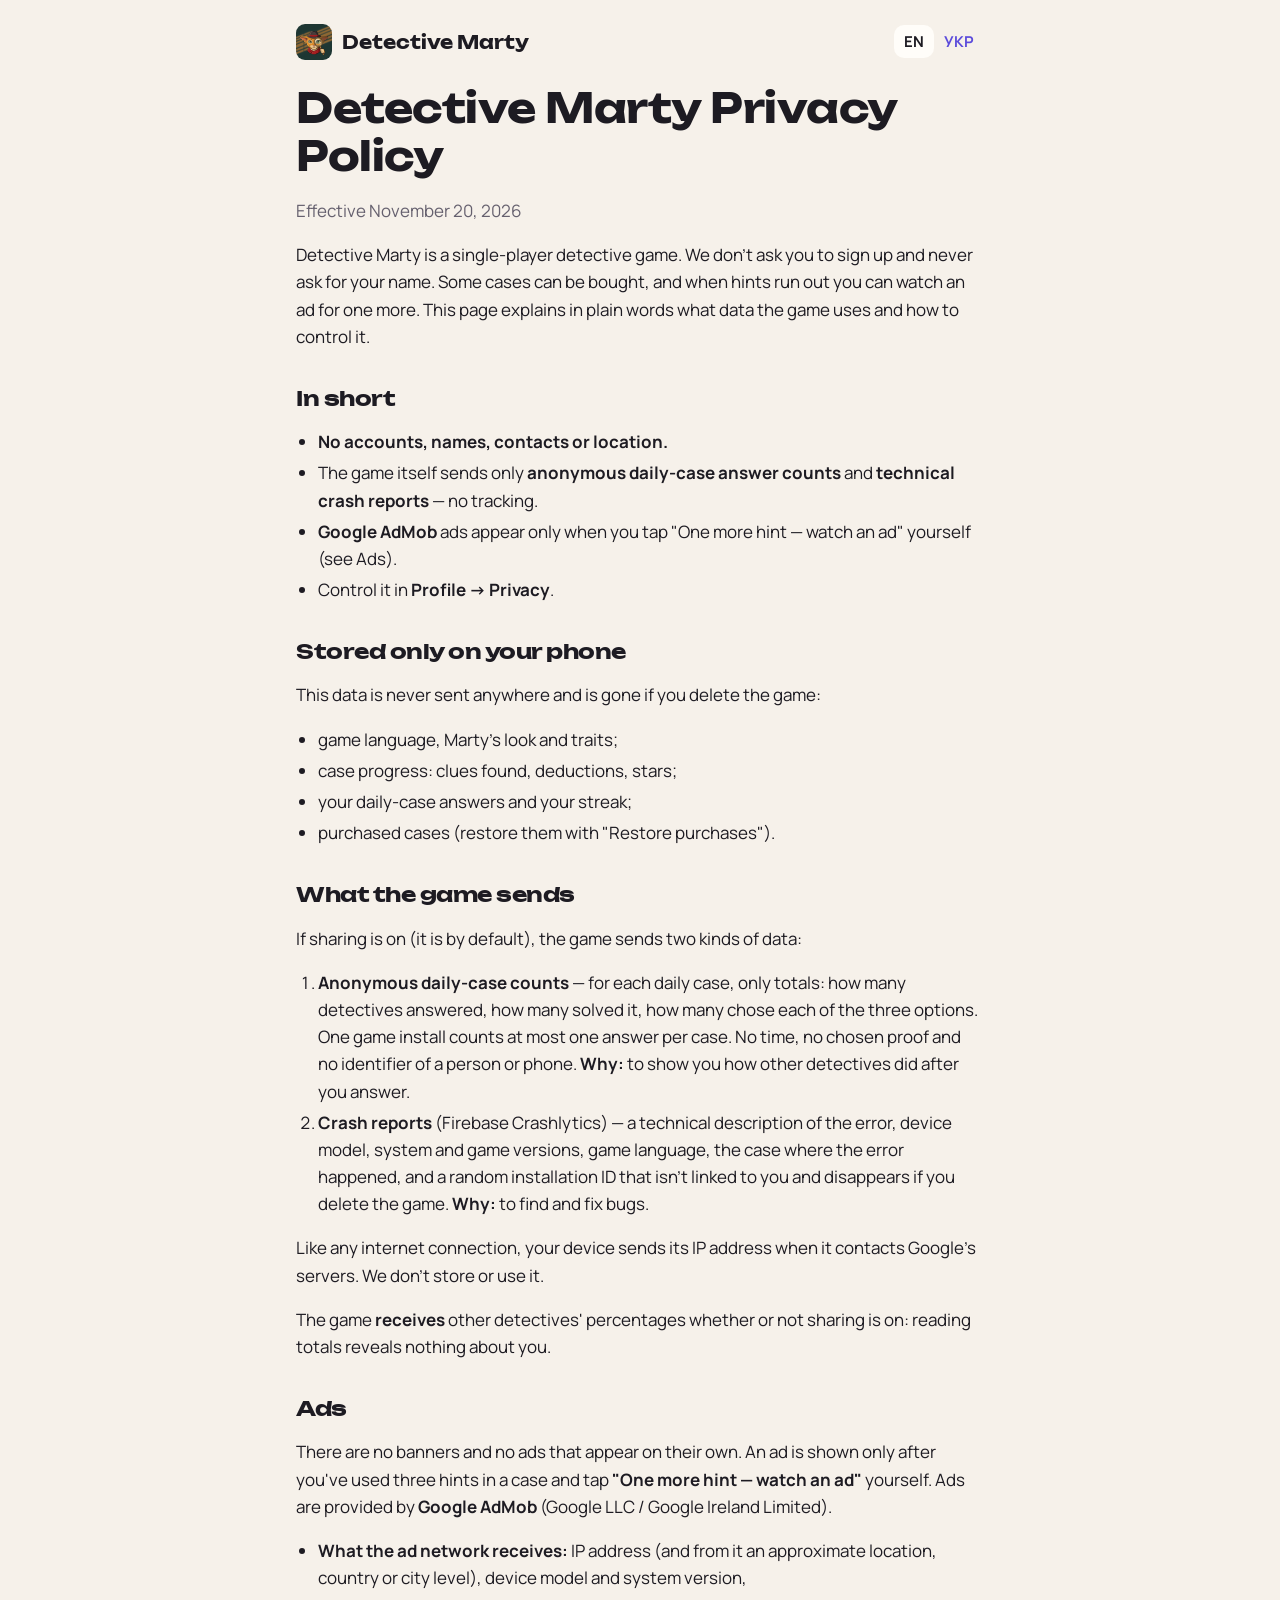
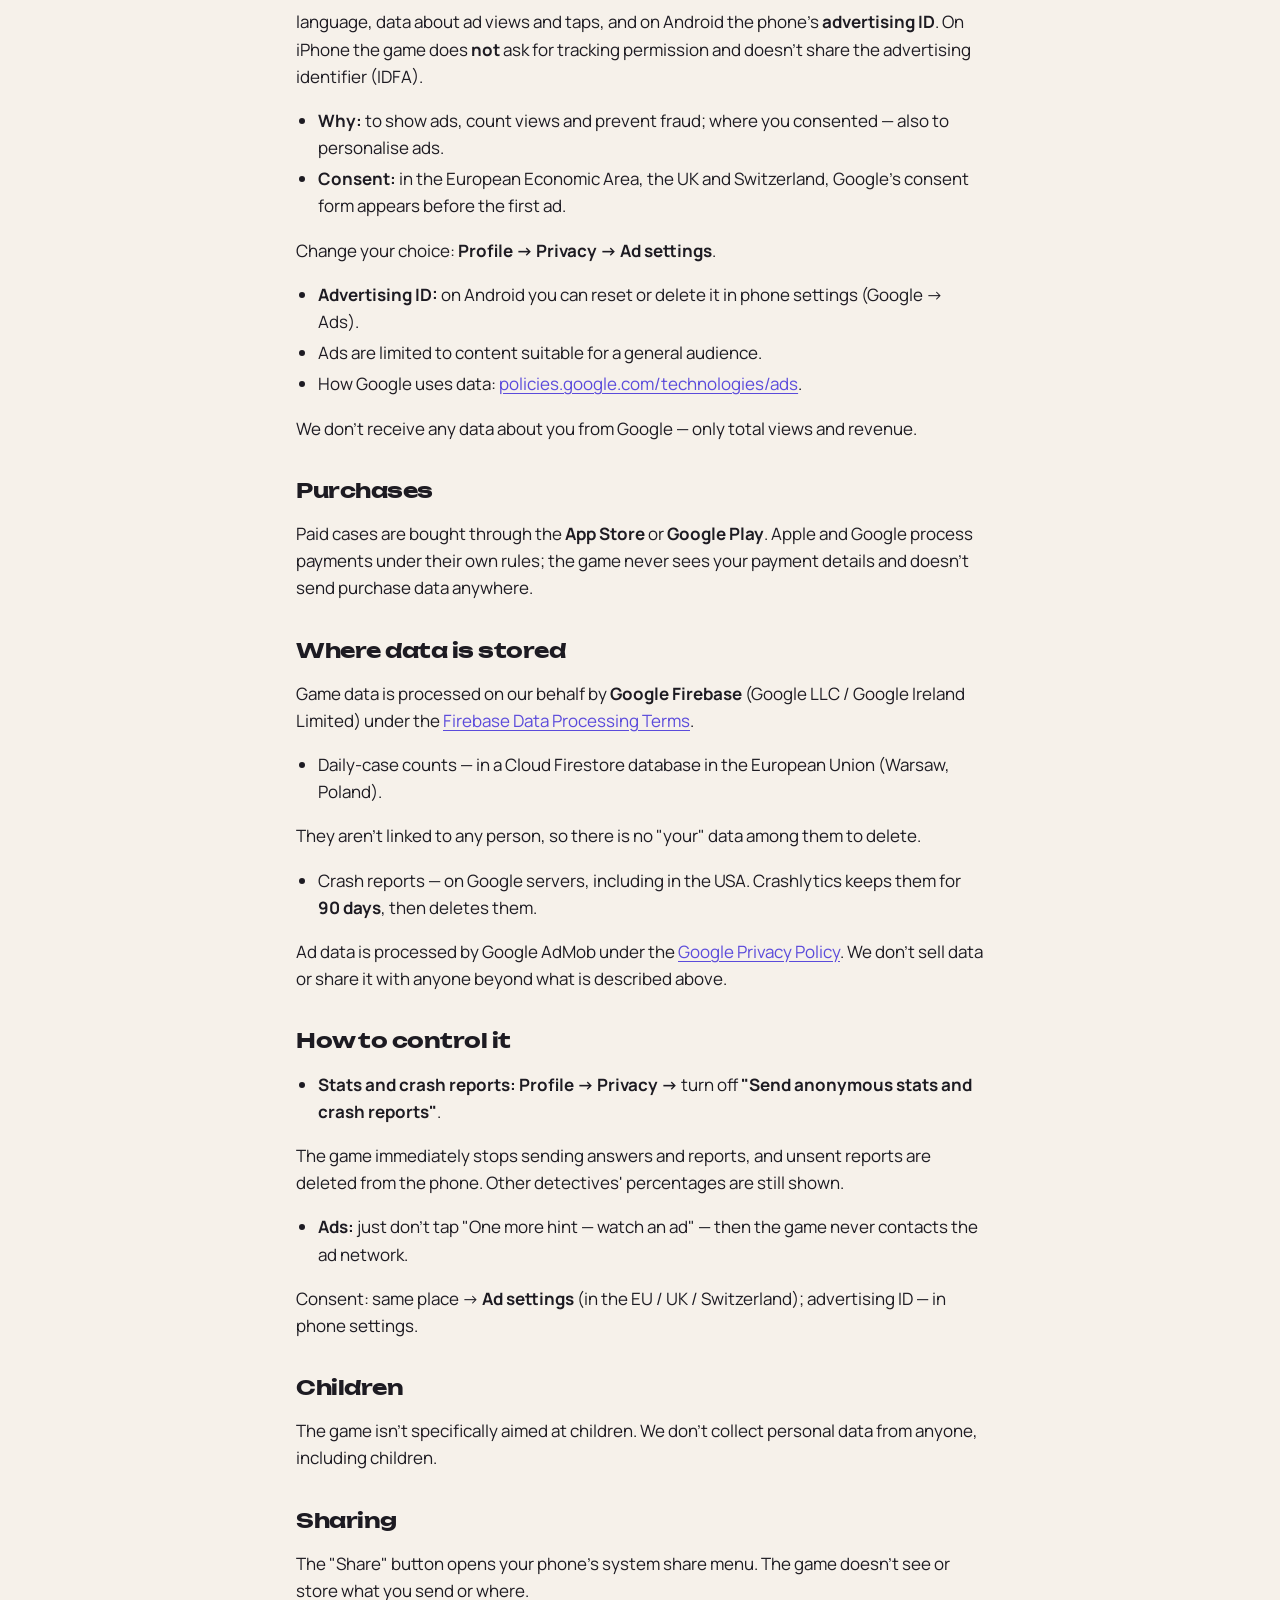
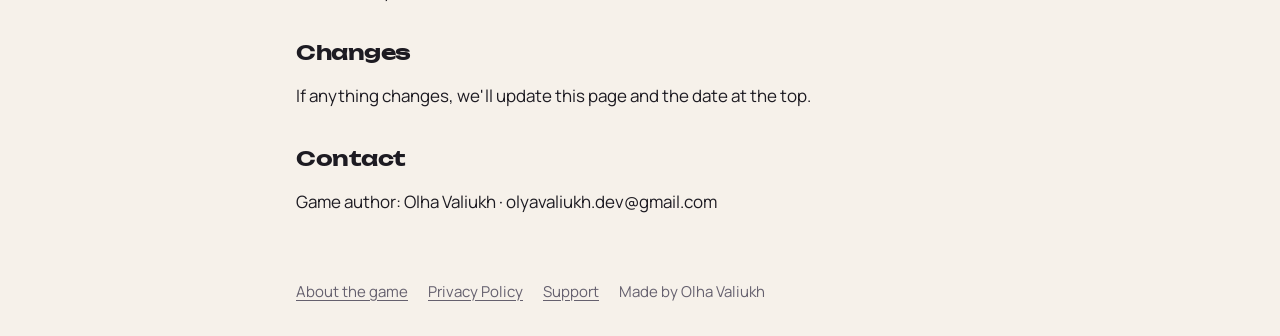
<file: detective-marty/en/privacy/index.html>
<!doctype html>
<html lang="en">
<head>
<meta charset="utf-8">
<meta name="viewport" content="width=device-width, initial-scale=1">
<title>Privacy Policy · Detective Marty</title>
<meta name="description" content="A cozy cat detective game: clues, interrogations, lies — and a new case daily.">
<link rel="canonical" href="https://olyavaliukh.github.io/detective-marty/en/privacy/">
<link rel="icon" href="/assets/detective-marty/icon.png">
<link rel="apple-touch-icon" href="/assets/detective-marty/icon.png">
<meta property="og:title" content="Privacy Policy · Detective Marty">
<meta property="og:description" content="A cozy cat detective game: clues, interrogations, lies — and a new case daily.">
<meta property="og:image" content="https://olyavaliukh.github.io/assets/detective-marty/icon.png">
<link rel="stylesheet" href="/assets/style.css">
</head>
<body>
<main>
<header class="top">
<a class="brand" href="/detective-marty/en/"><img src="/assets/detective-marty/icon.png" alt="">Detective Marty</a>
<nav class="lang"><span>EN</span><a href="/detective-marty/privacy/" hreflang="uk">УКР</a></nav>
</header>
<h1>Detective Marty Privacy Policy</h1>
<p class="date">Effective November 20, 2026</p>
<p>Detective Marty is a single-player detective game. We don't ask you to sign up and never ask for your name. Some cases can be bought, and when hints run out you can watch an ad for one more. This page explains in plain words what data the game uses and how to control it.</p>
<h2>In short</h2>
<ul><li><strong>No accounts, names, contacts or location.</strong></li><li>The game itself sends only <strong>anonymous daily-case answer counts</strong> and <strong>technical crash reports</strong> — no tracking.</li><li><strong>Google AdMob</strong> ads appear only when you tap "One more hint — watch an ad" yourself (see Ads).</li><li>Control it in <strong>Profile → Privacy</strong>.</li></ul>
<h2>Stored only on your phone</h2>
<p>This data is never sent anywhere and is gone if you delete the game:</p>
<ul><li>game language, Marty's look and traits;</li><li>case progress: clues found, deductions, stars;</li><li>your daily-case answers and your streak;</li><li>purchased cases (restore them with "Restore purchases").</li></ul>
<h2>What the game sends</h2>
<p>If sharing is on (it is by default), the game sends two kinds of data:</p>
<ol><li><strong>Anonymous daily-case counts</strong> — for each daily case, only totals: how many detectives answered, how many solved it, how many chose each of the three options. One game install counts at most one answer per case. No time, no chosen proof and no identifier of a person or phone. <strong>Why:</strong> to show you how other detectives did after you answer.</li><li><strong>Crash reports</strong> (Firebase Crashlytics) — a technical description of the error, device model, system and game versions, game language, the case where the error happened, and a random installation ID that isn't linked to you and disappears if you delete the game. <strong>Why:</strong> to find and fix bugs.</li></ol>
<p>Like any internet connection, your device sends its IP address when it contacts Google's servers. We don't store or use it.</p>
<p>The game <strong>receives</strong> other detectives' percentages whether or not sharing is on: reading totals reveals nothing about you.</p>
<h2>Ads</h2>
<p>There are no banners and no ads that appear on their own. An ad is shown only after you've used three hints in a case and tap <strong>"One more hint — watch an ad"</strong> yourself. Ads are provided by <strong>Google AdMob</strong> (Google LLC / Google Ireland Limited).</p>
<ul><li><strong>What the ad network receives:</strong> IP address (and from it an approximate location, country or city level), device model and system version,</li></ul>
<p>language, data about ad views and taps, and on Android the phone's <strong>advertising ID</strong>. On iPhone the game does <strong>not</strong> ask for tracking permission and doesn't share the advertising identifier (IDFA).</p>
<ul><li><strong>Why:</strong> to show ads, count views and prevent fraud; where you consented — also to personalise ads.</li><li><strong>Consent:</strong> in the European Economic Area, the UK and Switzerland, Google's consent form appears before the first ad.</li></ul>
<p>Change your choice: <strong>Profile → Privacy → Ad settings</strong>.</p>
<ul><li><strong>Advertising ID:</strong> on Android you can reset or delete it in phone settings (Google → Ads).</li><li>Ads are limited to content suitable for a general audience.</li><li>How Google uses data: <a href="https://policies.google.com/technologies/ads">policies.google.com/technologies/ads</a>.</li></ul>
<p>We don't receive any data about you from Google — only total views and revenue.</p>
<h2>Purchases</h2>
<p>Paid cases are bought through the <strong>App Store</strong> or <strong>Google Play</strong>. Apple and Google process payments under their own rules; the game never sees your payment details and doesn't send purchase data anywhere.</p>
<h2>Where data is stored</h2>
<p>Game data is processed on our behalf by <strong>Google Firebase</strong> (Google LLC / Google Ireland Limited) under the <a href="https://firebase.google.com/terms/data-processing-terms">Firebase Data Processing Terms</a>.</p>
<ul><li>Daily-case counts — in a Cloud Firestore database in the European Union (Warsaw, Poland).</li></ul>
<p>They aren't linked to any person, so there is no "your" data among them to delete.</p>
<ul><li>Crash reports — on Google servers, including in the USA. Crashlytics keeps them for <strong>90 days</strong>, then deletes them.</li></ul>
<p>Ad data is processed by Google AdMob under the <a href="https://policies.google.com/privacy">Google Privacy Policy</a>. We don't sell data or share it with anyone beyond what is described above.</p>
<h2>How to control it</h2>
<ul><li><strong>Stats and crash reports:</strong> <strong>Profile → Privacy →</strong> turn off <strong>"Send anonymous stats and crash reports"</strong>.</li></ul>
<p>The game immediately stops sending answers and reports, and unsent reports are deleted from the phone. Other detectives' percentages are still shown.</p>
<ul><li><strong>Ads:</strong> just don't tap "One more hint — watch an ad" — then the game never contacts the ad network.</li></ul>
<p>Consent: same place → <strong>Ad settings</strong> (in the EU / UK / Switzerland); advertising ID — in phone settings.</p>
<h2>Children</h2>
<p>The game isn't specifically aimed at children. We don't collect personal data from anyone, including children.</p>
<h2>Sharing</h2>
<p>The "Share" button opens your phone's system share menu. The game doesn't see or store what you send or where.</p>
<h2>Changes</h2>
<p>If anything changes, we'll update this page and the date at the top.</p>
<h2>Contact</h2>
<p>Game author: Olha Valiukh · olyavaliukh.dev@gmail.com</p>
</main>
<footer>
<a href="/detective-marty/en/">About the game</a>
<a href="/detective-marty/en/privacy/">Privacy Policy</a>
<a href="/detective-marty/en/support/">Support</a>
<span>Made by Olha Valiukh</span>
</footer>
</body>
</html>
</file>
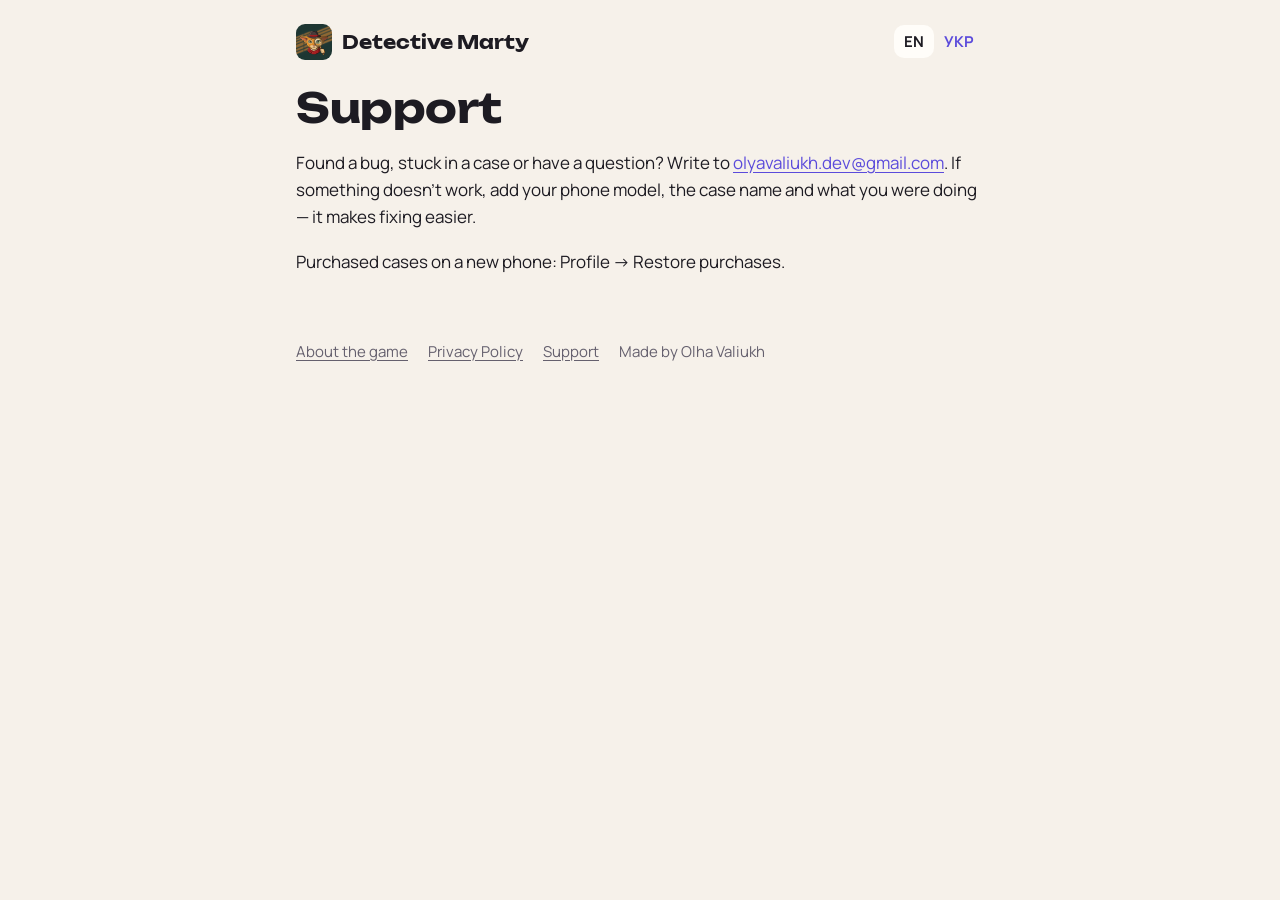
<file: detective-marty/en/support/index.html>
<!doctype html>
<html lang="en">
<head>
<meta charset="utf-8">
<meta name="viewport" content="width=device-width, initial-scale=1">
<title>Support · Detective Marty</title>
<meta name="description" content="A cozy cat detective game: clues, interrogations, lies — and a new case daily.">
<link rel="canonical" href="https://olyavaliukh.github.io/detective-marty/en/support/">
<link rel="icon" href="/assets/detective-marty/icon.png">
<link rel="apple-touch-icon" href="/assets/detective-marty/icon.png">
<meta property="og:title" content="Support · Detective Marty">
<meta property="og:description" content="A cozy cat detective game: clues, interrogations, lies — and a new case daily.">
<meta property="og:image" content="https://olyavaliukh.github.io/assets/detective-marty/icon.png">
<link rel="stylesheet" href="/assets/style.css">
</head>
<body>
<main>
<header class="top">
<a class="brand" href="/detective-marty/en/"><img src="/assets/detective-marty/icon.png" alt="">Detective Marty</a>
<nav class="lang"><span>EN</span><a href="/detective-marty/support/" hreflang="uk">УКР</a></nav>
</header>

<h1>Support</h1>
<p>Found a bug, stuck in a case or have a question? Write to <a href="mailto:olyavaliukh.dev@gmail.com">olyavaliukh.dev@gmail.com</a>.
If something doesn't work, add your phone model, the case name and what you were doing — it makes fixing easier.</p>
<p>Purchased cases on a new phone: Profile → Restore purchases.</p>

</main>
<footer>
<a href="/detective-marty/en/">About the game</a>
<a href="/detective-marty/en/privacy/">Privacy Policy</a>
<a href="/detective-marty/en/support/">Support</a>
<span>Made by Olha Valiukh</span>
</footer>
</body>
</html>
</file>
<file: assets/style.css>
/* Стиль сайту гри — ті самі кольори й шрифти, що в застосунку (lib/core/theme.dart). */
@font-face { font-family: "Unbounded"; src: url("fonts/Unbounded-Bold.ttf") format("truetype"); font-weight: 700; font-display: swap; }
@font-face { font-family: "Manrope"; src: url("fonts/Manrope-Regular.ttf") format("truetype"); font-weight: 400; font-display: swap; }
@font-face { font-family: "Manrope"; src: url("fonts/Manrope-Bold.ttf") format("truetype"); font-weight: 700; font-display: swap; }

:root {
  --table: #F6F1EA;
  --card: #FFFDF9;
  --text: #1D1B22;
  --muted: #65606E;
  --line: #E4DDD3;
  --a: #C2410C;
  --b: #1D4ED8;
  --brand: #5B4BDB;
  --shadow: 0 6px 24px rgba(29, 27, 34, .08);
  color-scheme: light dark;
}
@media (prefers-color-scheme: dark) {
  :root {
    --table: #17151C;
    --card: #221F29;
    --text: #F3EFF8;
    --muted: #ABA4B6;
    --line: #34303D;
    --a: #FB8A5B;
    --b: #7EA2FF;
    --brand: #A99FFF;
    --shadow: 0 6px 24px rgba(0, 0, 0, .4);
  }
}

* { box-sizing: border-box; }
html { -webkit-text-size-adjust: 100%; }
body {
  margin: 0;
  background: var(--table);
  color: var(--text);
  font: 400 17px/1.6 "Manrope", system-ui, sans-serif;
}
main { max-width: 720px; margin: 0 auto; padding: 24px 16px 48px; }
a { color: var(--brand); text-underline-offset: 3px; }
h1, h2 { font-family: "Unbounded", system-ui, sans-serif; letter-spacing: -.5px; line-height: 1.2; }
h1 { font-size: clamp(28px, 7vw, 40px); margin: 0 0 12px; }
h2 { font-size: 21px; margin: 36px 0 8px; }
strong { font-weight: 700; }
ul, ol { padding-left: 1.3em; }
li { margin: 4px 0; }
li > ul, li > ol { margin: 4px 0; }

.top { display: flex; justify-content: space-between; align-items: center; gap: 12px; margin-bottom: 24px; }
.brand { display: flex; align-items: center; gap: 10px; color: var(--text); text-decoration: none; font: 700 18px "Unbounded", sans-serif; }
.brand img { width: 36px; height: 36px; border-radius: 9px; }
.lang { font-weight: 700; font-size: 15px; }
.lang a, .lang span { padding: 6px 10px; border-radius: 10px; text-decoration: none; }
.lang span { background: var(--card); color: var(--text); }

.card { background: var(--card); border-radius: 24px; padding: 24px; box-shadow: var(--shadow); }
.hero { text-align: center; padding: 36px 24px; }
.hero .icon { width: 112px; height: 112px; border-radius: 26px; box-shadow: var(--shadow); }
.hero p { color: var(--muted); margin: 0 auto; max-width: 460px; }
.ab { display: flex; justify-content: center; gap: 10px; margin: 24px 0 8px; font: 700 16px "Unbounded", sans-serif; }
.ab span { padding: 10px 18px; border-radius: 16px; color: #fff; }
.ab .a { background: var(--a); } .ab .b { background: var(--b); }
.ab .or { background: none; color: var(--muted); padding: 10px 0; font-family: "Manrope", sans-serif; }
@media (prefers-color-scheme: dark) { .ab .a, .ab .b { color: #17151C; } }

.stores { display: grid; gap: 12px; margin-top: 28px; }
@media (min-width: 520px) { .stores { grid-template-columns: 1fr 1fr; } }
.store { display: block; padding: 14px 18px; border-radius: 16px; background: var(--text); color: var(--table); text-decoration: none; font-weight: 700; text-align: center; }
.store small { display: block; font-weight: 400; opacity: .75; font-size: 13px; }
.store.soon { background: transparent; color: var(--muted); border: 2px dashed var(--line); }

.steps { display: grid; gap: 12px; margin: 28px 0 0; padding: 0; list-style: none; counter-reset: s; }
.steps li { background: var(--card); border-radius: 20px; padding: 16px 18px 16px 60px; position: relative; margin: 0; box-shadow: var(--shadow); }
.steps li::before { counter-increment: s; content: counter(s); position: absolute; left: 18px; top: 14px; width: 30px; height: 30px; border-radius: 50%; background: var(--brand); color: var(--card); display: grid; place-items: center; font: 700 15px "Unbounded", sans-serif; }

.muted { color: var(--muted); }
.date { color: var(--muted); font-style: normal; }
footer { max-width: 720px; margin: 0 auto; padding: 0 16px 32px; color: var(--muted); font-size: 15px; display: flex; flex-wrap: wrap; gap: 8px 20px; }
footer a { color: var(--muted); }
</file>
